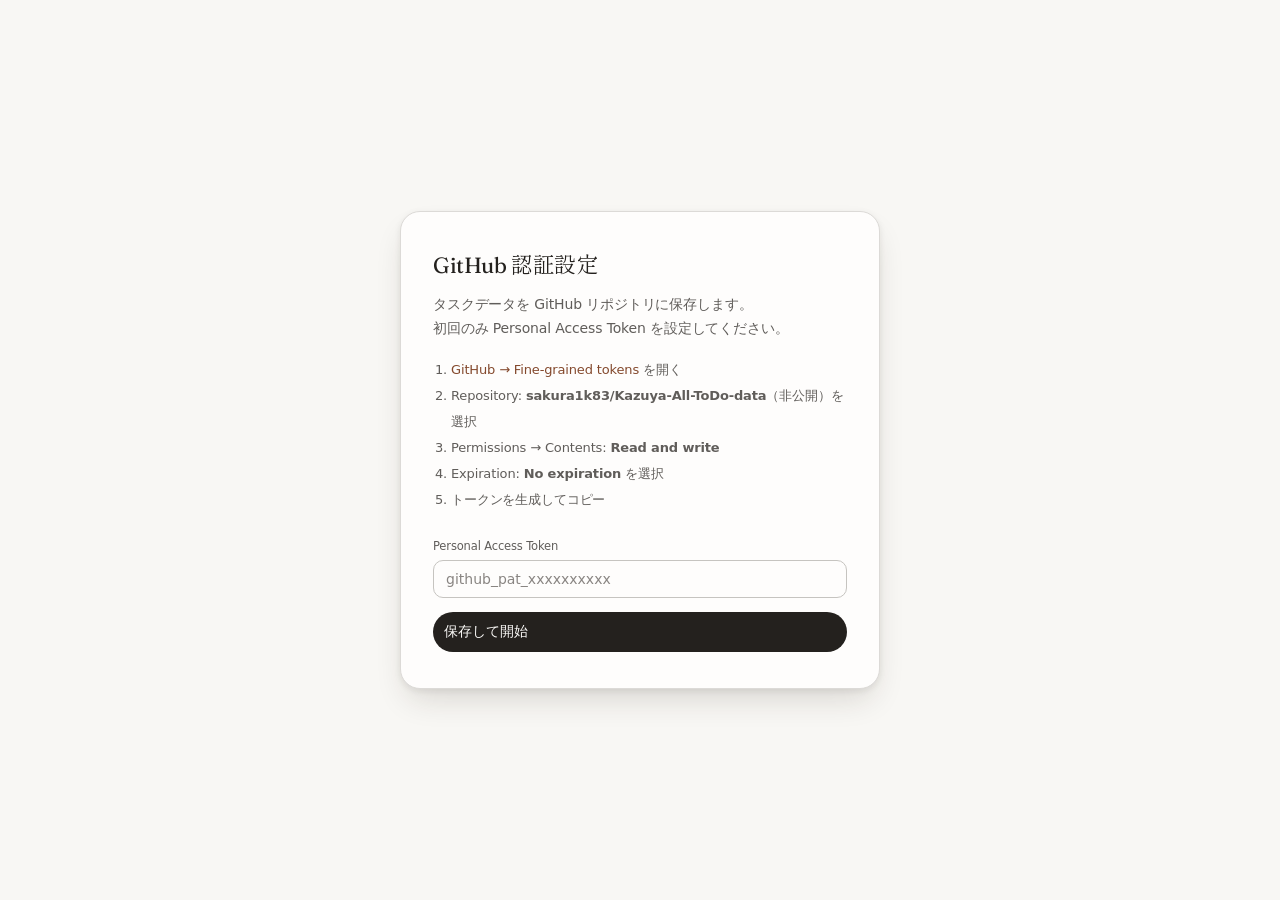
<file: index.html>
<!DOCTYPE html>
<html lang="ja">
<head>
<meta charset="UTF-8">
<meta name="viewport" content="width=device-width, initial-scale=1.0">
<title>KMA-All-Tasks</title>
<link rel="icon" href="icon.svg" type="image/svg+xml">
<link rel="manifest" href="manifest.json">
<meta name="theme-color" content="#f8f6f3">
<meta name="apple-mobile-web-app-capable" content="yes">
<meta name="apple-mobile-web-app-status-bar-style" content="black-translucent">
<meta name="apple-mobile-web-app-title" content="Task">
<link rel="stylesheet" href="assets/design-system/tokens.css">
<link rel="stylesheet" href="assets/design-system/components.css">
<style>
/* ============================================================
   KMA All Tasks — ローカルスタイル
   共通デザインシステム（assets/design-system/tokens.css, components.css）
   に依存。ここには「このツール固有の拡張」のみを置く。
   - 優先度色 / カテゴリ色 / ダークモードのトークン上書き
   - 既存JSが生成するclass名は一切変更せず、見た目だけ載せ替え
   ============================================================ */

/* ── ローカル・トークン（ライト） ── */
:root {
  /* 優先度（🔴最優先 / 🟡高 / 🟢中 / ⬜低） */
  --p1: oklch(0.54 0.17 27);  --p1-bg: oklch(0.93 0.045 30);
  --p2: oklch(0.62 0.12 70);  --p2-bg: oklch(0.94 0.05 75);
  --p3: oklch(0.55 0.09 165); --p3-bg: oklch(0.94 0.04 160);
  --p4: var(--border-strong);

  /* 琥珀の文字色（--warning は warning-bg 上で薄いため文字用に濃く） */
  --warning-text: oklch(0.48 0.10 70);
  /* ホバー面・モーダルスクリム */
  --hover-wash: oklch(0.5 0.02 70 / 0.04);
  --scrim: oklch(0.2 0.01 70 / 0.45);

  /* 主ボタン（ライト=Ink塗り、ダークで反転） */
  --btn-primary-bg:   var(--surface-dark);
  --btn-primary-text: var(--text-on-dark);

  /* 事業カテゴリ（タグ・ピル） */
  --cat-ebay-bg:   oklch(0.93 0.035 250); --cat-ebay-text:   oklch(0.45 0.10 252);
  --cat-consul-bg: oklch(0.94 0.040 160); --cat-consul-text: oklch(0.40 0.09 160);
  --cat-kaikei-bg: oklch(0.94 0.035 300); --cat-kaikei-text: oklch(0.45 0.10 300);
  --cat-lions-bg:  oklch(0.94 0.045 70);  --cat-lions-text:  oklch(0.47 0.09 60);
  --cat-zensha-bg: var(--surface-2);      --cat-zensha-text: var(--text-2);

  /* タスクカードの事業色（ささやき程度の面色） */
  --tint-ebay:   oklch(0.985 0.007 250);
  --tint-consul: oklch(0.985 0.007 160);
  --tint-kaikei: oklch(0.985 0.007 300);
  --tint-lions:  oklch(0.985 0.009 75);
}

/* ── ダークモード（トークン上書き＝ツール固有の拡張） ── */
[data-theme="dark"] {
  --bg:            oklch(0.225 0.008 70);
  --surface:       oklch(0.265 0.008 70);
  --surface-2:     oklch(0.305 0.009 70);
  --surface-dark:  oklch(0.175 0.007 70);
  --border:        oklch(0.345 0.010 70);
  --border-strong: oklch(0.430 0.012 70);
  --text:          oklch(0.930 0.006 80);
  --text-2:        oklch(0.720 0.010 75);
  --text-3:        oklch(0.580 0.010 75);
  --text-on-dark:  oklch(0.950 0.005 80);
  --accent:        oklch(0.720 0.130 50);
  --accent-strong: oklch(0.780 0.140 50);
  --accent-bg:     oklch(0.340 0.050 50);
  --link:          oklch(0.760 0.120 50);
  --wash-warm:     oklch(0.330 0.045 55);
  --wash-cool:     oklch(0.320 0.040 250);
  --success:       oklch(0.720 0.120 150); --success-bg: oklch(0.320 0.050 150);
  --warning:       oklch(0.780 0.120 80);  --warning-bg: oklch(0.330 0.050 75);
  --danger:        oklch(0.700 0.150 30);  --danger-bg:  oklch(0.320 0.060 30);
  --info:          oklch(0.720 0.100 250); --info-bg:    oklch(0.320 0.040 250);
  --shadow-card:    0 1px 2px oklch(0.05 0.01 70 / 0.35), 0 10px 24px -10px oklch(0.05 0.01 70 / 0.5);
  --shadow-overlay: 0 2px 6px oklch(0.05 0.01 70 / 0.45), 0 16px 32px -8px oklch(0.05 0.01 70 / 0.6);
  --ring-focus:     0 0 0 3px oklch(0.720 0.130 50 / 0.40);
  --warning-text: var(--warning);
  --hover-wash: oklch(0.9 0.02 75 / 0.05);
  --scrim: oklch(0.1 0.01 70 / 0.6);
  color-scheme: dark;

  --btn-primary-bg:   oklch(0.930 0.012 75);
  --btn-primary-text: oklch(0.230 0.008 70);

  --p1: oklch(0.700 0.160 27);  --p1-bg: oklch(0.330 0.060 28);
  --p2: oklch(0.780 0.120 75);  --p2-bg: oklch(0.330 0.050 75);
  --p3: oklch(0.720 0.100 165); --p3-bg: oklch(0.320 0.050 160);
  --p4: oklch(0.480 0.012 70);

  --cat-ebay-bg:   oklch(0.320 0.045 250); --cat-ebay-text:   oklch(0.820 0.070 250);
  --cat-consul-bg: oklch(0.320 0.050 160); --cat-consul-text: oklch(0.820 0.080 155);
  --cat-kaikei-bg: oklch(0.320 0.045 300); --cat-kaikei-text: oklch(0.820 0.070 300);
  --cat-lions-bg:  oklch(0.330 0.050 70);  --cat-lions-text:  oklch(0.840 0.080 75);
  --cat-zensha-bg: var(--surface-2);       --cat-zensha-text: var(--text-2);

  --tint-ebay:   oklch(0.285 0.018 250);
  --tint-consul: oklch(0.285 0.018 160);
  --tint-kaikei: oklch(0.285 0.018 300);
  --tint-lions:  oklch(0.290 0.020 70);
}

/* ── Base ── */
* { box-sizing: border-box; margin: 0; padding: 0; }

body {
  min-height: 100vh;
  font-size: var(--text-body-sm);
}

button { font-family: inherit; }

.main {
  max-width: none;
  margin: 0;
  padding: var(--space-6) var(--space-6) 110px;
}
.workspace {
  display: grid;
  grid-template-columns: 300px minmax(0, 1fr);
  gap: var(--space-5);
  align-items: start;
}

/* ── Header ── */
.header {
  background: var(--surface);
  color: var(--text);
  padding: 10px var(--space-6);
  position: sticky;
  top: 0;
  z-index: var(--z-nav);
  display: flex;
  align-items: center;
  border-bottom: 1px solid var(--border);
}
.header-inner {
  width: 100%;
  display: flex;
  align-items: center;
  justify-content: space-between;
  gap: var(--space-4);
}
.header-copy { min-width: 0; }
.header-quote {
  font-family: var(--font-serif);
  font-size: 21px;
  font-weight: var(--weight-regular);
  letter-spacing: var(--tracking-h);
  line-height: 1.4;
  color: var(--text);
  display: block;
  overflow: hidden;
  text-overflow: ellipsis;
  white-space: nowrap;
}
.header-actions {
  display: flex;
  gap: var(--space-2);
  align-items: center;
  flex-wrap: wrap;
  justify-content: flex-end;
  flex-shrink: 0;
}

.sync-indicator {
  display: inline-flex;
  align-items: center;
  gap: 7px;
  border-radius: var(--radius-pill);
  padding: 6px 11px;
  font-size: var(--text-caption);
  font-weight: var(--weight-medium);
  color: var(--text-2);
  background: var(--surface-2);
  border: 1px solid var(--border);
}
.sync-indicator::before {
  content: '';
  width: 7px;
  height: 7px;
  border-radius: 50%;
  background: var(--text-3);
}
.sync-indicator.synced::before  { background: var(--success); }
.sync-indicator.saving::before  { background: var(--warning); }
.sync-indicator.offline::before { background: var(--danger); }
.sync-indicator.dirty::before   { background: var(--warning); }

/* ── Buttons ── */
.btn {
  display: inline-flex;
  align-items: center;
  gap: 5px;
  padding: 7px 13px;
  border: 1px solid transparent;
  border-radius: var(--radius-pill);
  cursor: pointer;
  font-size: var(--text-caption);
  font-weight: var(--weight-medium);
  letter-spacing: var(--tracking-caption);
  transition: background var(--dur-fast) var(--ease-out),
              color var(--dur-fast) var(--ease-out),
              border-color var(--dur-fast) var(--ease-out);
  white-space: nowrap;
  color: var(--text);
}
.btn:focus-visible { outline: none; box-shadow: var(--ring-focus); }
.btn-ghost {
  background: transparent;
  color: var(--text-2);
}
.btn-ghost:hover { background: var(--surface-2); color: var(--text); }
.btn-solid {
  background: var(--btn-primary-bg);
  color: var(--btn-primary-text);
  padding: 9px 17px;
  font-size: var(--text-body-sm);
}
.btn-solid:hover { opacity: 0.88; }
.btn-subtle {
  background: var(--surface);
  color: var(--text-2);
  border-color: var(--border-strong);
}
.btn-subtle:hover { color: var(--text); border-color: var(--text-3); background: var(--surface-2); }
.btn-danger:hover {
  color: var(--danger) !important;
  border-color: var(--danger) !important;
  background: var(--danger-bg) !important;
}
.btn-icon { padding: 7px 9px; }
.btn:disabled { opacity: 0.5; cursor: not-allowed; }

/* ── GUIDE ── */
.guide-actions-wrap { position: relative; }
.guide-header-btn {
  font-family: var(--font-serif);
  font-size: 16px;
  letter-spacing: 0.08em;
  color: var(--text-3);
  background: none;
  border: none;
  cursor: pointer;
  padding: 6px 10px;
  border-radius: var(--radius-pill);
  transition: color var(--dur-fast) var(--ease-out), background var(--dur-fast) var(--ease-out);
  line-height: 1.2;
}
.guide-header-btn:hover { color: var(--text); background: var(--surface-2); }
.guide-float {
  position: absolute;
  top: calc(100% + 10px);
  right: 0;
  width: 320px;
  background: var(--surface);
  border: 1px solid var(--border);
  border-radius: var(--radius-md);
  padding: var(--space-4);
  box-shadow: var(--shadow-overlay);
  z-index: var(--z-overlay);
  display: none;
}
.guide-float.open { display: block; }
.guide-float .side-title { margin-bottom: 10px; }
.guide-header {
  display: flex;
  align-items: center;
  justify-content: space-between;
  gap: 10px;
}
.guide-close-btn {
  border: 1px solid var(--border-strong);
  background: var(--surface);
  color: var(--text-2);
  border-radius: var(--radius-pill);
  padding: 4px 9px;
  font-size: 13px;
  cursor: pointer;
  line-height: 1;
}
.guide-close-btn:hover { color: var(--text); border-color: var(--text-3); }

/* ── Side panel ── */
.side-panel {
  position: sticky;
  top: 76px;
  display: flex;
  flex-direction: column;
  gap: var(--space-3);
}
.side-card {
  background: var(--surface);
  border: 1px solid var(--border);
  border-radius: var(--radius-md);
  padding: var(--space-4);
  box-shadow: var(--shadow-card);
}
.side-kicker {
  font-size: 10.5px;
  text-transform: uppercase;
  letter-spacing: 0.12em;
  color: var(--text-3);
  margin-bottom: 6px;
}
.side-title {
  font-size: var(--text-body);
  font-weight: var(--weight-semibold);
  color: var(--text);
  margin-bottom: 6px;
}
.side-note {
  font-size: var(--text-caption);
  line-height: 1.7;
  color: var(--text-2);
}
.quick-input {
  width: 100%;
  border: 1px solid var(--border-strong);
  border-radius: var(--radius-sm);
  background: var(--surface);
  color: var(--text);
  padding: 11px 12px;
  font-size: var(--text-body-sm);
  font-family: inherit;
  margin-top: 10px;
  resize: vertical;
}
.quick-input::placeholder { color: var(--text-3); }
.quick-input:focus {
  outline: none;
  border-color: var(--accent);
  box-shadow: var(--ring-focus);
}
.quick-grid {
  display: grid;
  grid-template-columns: 1fr 1fr;
  gap: 8px;
  margin-top: 10px;
}
.quick-select {
  width: 100%;
  border: 1px solid var(--border-strong);
  border-radius: var(--radius-sm);
  background: var(--surface);
  color: var(--text);
  padding: 9px 11px;
  font-size: var(--text-caption);
  font-family: inherit;
}
.quick-select:focus { outline: none; border-color: var(--accent); box-shadow: var(--ring-focus); }
.quick-btn {
  width: 100%;
  justify-content: center;
  padding: 10px 14px;
  margin-top: 10px;
}
.jump-list {
  display: flex;
  flex-direction: column;
  gap: 6px;
  margin-top: 10px;
}
.jump-btn {
  display: flex;
  align-items: center;
  justify-content: space-between;
  gap: 12px;
  width: 100%;
  border: 1px solid var(--border);
  background: var(--surface);
  color: var(--text);
  border-radius: var(--radius-sm);
  padding: 10px 12px;
  cursor: pointer;
  font-size: var(--text-body-sm);
  font-weight: var(--weight-medium);
  transition: border-color var(--dur-fast) var(--ease-out), background var(--dur-fast) var(--ease-out);
}
.jump-btn:hover { border-color: var(--text-3); background: var(--surface-2); }
.jump-btn:focus-visible { outline: none; box-shadow: var(--ring-focus); }
.jump-btn.active { border-color: var(--accent); background: var(--accent-bg); color: var(--accent-strong); }
.jump-btn.active .jump-count { background: var(--surface); color: var(--accent-strong); }
.jump-count {
  min-width: 28px;
  text-align: center;
  border-radius: var(--radius-pill);
  background: var(--surface-2);
  color: var(--text-2);
  padding: 3px 8px;
  font-size: 11px;
  font-variant-numeric: tabular-nums;
}

/* ── GUIDE 中身・進行中プロジェクト ── */
.mini-list {
  display: flex;
  flex-direction: column;
  gap: 8px;
  margin-top: 10px;
}
.mini-item {
  border-radius: var(--radius-sm);
  background: var(--surface-2);
  padding: 10px 12px;
}
.mini-label {
  font-size: 11px;
  color: var(--text-3);
  margin-bottom: 4px;
}
.mini-value {
  font-size: var(--text-caption);
  font-weight: var(--weight-medium);
  line-height: 1.5;
  color: var(--text);
}
.project-list {
  display: flex;
  flex-direction: column;
  gap: 8px;
  margin-top: 10px;
}
.project-item {
  border-radius: var(--radius-sm);
  padding: 10px 12px;
  background: var(--surface-2);
}
.project-name {
  font-size: var(--text-caption);
  font-weight: var(--weight-semibold);
  color: var(--text);
  line-height: 1.45;
}
.project-meta {
  margin-top: 4px;
  font-size: 11.5px;
  color: var(--text-2);
}

/* ── Hero（Today's Focus） ── */
.board-pane { min-width: 0; }
.hero {
  position: relative;
  overflow: hidden;
  background: var(--surface);
  border: 1px solid var(--border);
  color: var(--text);
  border-radius: var(--radius-lg);
  padding: var(--space-5);
  box-shadow: var(--shadow-card);
  margin-bottom: var(--space-4);
}
.hero::before {
  content: '';
  position: absolute;
  inset: 0;
  background: radial-gradient(90% 120% at 12% -20%, var(--wash-warm), transparent 55%);
  opacity: 0.55;
  pointer-events: none;
}
.hero > * { position: relative; }
.hero-split {
  display: grid;
  grid-template-columns: 3fr 2fr;
  gap: var(--space-4);
  align-items: stretch;
}
.hero-focus { min-width: 0; }
.hero-top {
  display: flex;
  justify-content: space-between;
  gap: var(--space-4);
  align-items: flex-start;
  margin-bottom: var(--space-4);
}
.hero-kicker {
  font-size: 10.5px;
  text-transform: uppercase;
  letter-spacing: 0.12em;
  color: var(--text-3);
  margin-bottom: 8px;
}
.hero-title {
  font-family: var(--font-serif);
  font-size: 26px;
  font-weight: var(--weight-regular);
  letter-spacing: var(--tracking-h-lg);
  line-height: 1.3;
  color: var(--text);
}
.hero-next {
  min-width: 190px;
  max-width: 280px;
  border-left: 1px solid var(--border);
  padding-left: var(--space-4);
}
.hero-next-label {
  font-size: 11px;
  color: var(--text-3);
  margin-bottom: 6px;
}
.hero-next-title {
  font-size: var(--text-body-sm);
  font-weight: var(--weight-medium);
  line-height: 1.5;
  color: var(--text);
}
.hero-stats {
  display: grid;
  grid-template-columns: repeat(4, minmax(0, 1fr));
  border-top: 1px solid var(--border);
  padding-top: var(--space-3);
}
.stat-card { padding: 2px var(--space-4); }
.stat-card + .stat-card { border-left: 1px solid var(--border); }
.stat-card:first-child { padding-left: 0; }
.stat-label {
  font-size: 11px;
  color: var(--text-3);
  margin-bottom: 4px;
}
.stat-value {
  font-size: 22px;
  font-weight: var(--weight-semibold);
  line-height: 1.1;
  font-variant-numeric: tabular-nums;
  color: var(--text);
}
.stat-sub {
  margin-top: 4px;
  font-size: 11px;
  color: var(--text-2);
}

/* ── やりたいこと（hero右） ── */
.wish-panel {
  min-width: 0;
  background: var(--wash-warm);
  border-radius: var(--radius-md);
  padding: var(--space-3);
}
.wish-head {
  display: flex;
  align-items: baseline;
  justify-content: space-between;
  gap: 8px;
  margin-bottom: 8px;
}
.wish-title {
  font-size: var(--text-body-sm);
  font-weight: var(--weight-semibold);
  color: var(--text);
}
.wish-count {
  font-size: 11px;
  color: var(--text-2);
  font-variant-numeric: tabular-nums;
}
.wish-list {
  display: flex;
  flex-direction: column;
  gap: 6px;
  max-height: 200px;
  overflow: auto;
  padding-right: 4px;
}
.wish-item {
  border-radius: var(--radius-sm);
  padding: 9px 11px;
  background: var(--surface);
  border: 1px solid var(--border);
}
.wish-name {
  font-size: var(--text-caption);
  font-weight: var(--weight-medium);
  color: var(--text);
  line-height: 1.45;
}
.wish-meta {
  margin-top: 3px;
  font-size: 10.5px;
  line-height: 1.45;
  color: var(--text-2);
}
.wish-actions {
  display: flex;
  gap: 4px;
  margin-top: 7px;
}
.wish-empty {
  font-size: 11.5px;
  color: var(--text-2);
  line-height: 1.6;
}

/* ── スケジュール（2週間） ── */
.schedule-wrap {
  display: grid;
  grid-template-columns: 1fr;
  gap: var(--space-3);
  margin-bottom: var(--space-4);
}
.schedule-card {
  background: var(--surface);
  border: 1px solid var(--border);
  border-radius: var(--radius-lg);
  padding: var(--space-4);
  box-shadow: var(--shadow-card);
}
.schedule-head {
  display: flex;
  align-items: center;
  justify-content: space-between;
  gap: 10px;
  margin-bottom: 10px;
}
.schedule-caption {
  font-size: var(--text-caption);
  color: var(--text-3);
}
.schedule-nav { display: flex; gap: 4px; align-items: center; }
#schedule-today-btn { font-size: 11px; padding: 5px 10px; }

.schedule-summary {
  display: grid;
  grid-template-columns: repeat(3, minmax(0, 1fr));
  gap: 10px;
  margin-bottom: var(--space-3);
}
.schedule-summary-card {
  border-radius: var(--radius-sm);
  background: var(--surface-2);
  padding: 11px 13px;
}
.schedule-summary-label {
  font-size: 11px;
  color: var(--text-3);
  margin-bottom: 5px;
}
.schedule-summary-value {
  font-size: 19px;
  font-weight: var(--weight-semibold);
  font-variant-numeric: tabular-nums;
  color: var(--text);
}
.schedule-summary-sub {
  margin-top: 4px;
  font-size: 11px;
  color: var(--text-2);
}

.week-grid {
  display: grid;
  grid-template-columns: repeat(7, minmax(0, 1fr));
  gap: 8px;
}
.week-col {
  min-width: 0;
  border-radius: var(--radius-sm);
  background: var(--surface-2);
  padding: 10px;
  min-height: 170px;
}
.week-col.today {
  background: var(--accent-bg);
  box-shadow: inset 0 0 0 1px var(--accent);
}
.week-col.overdue { background: var(--danger-bg); }
.week-col.weekend { background: var(--surface-2); opacity: 0.92; }
.week-day {
  font-size: 10.5px;
  color: var(--text-3);
  margin-bottom: 2px;
}
.week-date {
  font-size: var(--text-body-sm);
  font-weight: var(--weight-semibold);
  font-variant-numeric: tabular-nums;
  color: var(--text);
  margin-bottom: 6px;
}
.week-meta {
  display: flex;
  align-items: center;
  justify-content: space-between;
  gap: 8px;
  margin-bottom: 8px;
}
.week-offset {
  display: inline-flex;
  align-items: center;
  border-radius: var(--radius-pill);
  padding: 2px 8px;
  font-size: 10px;
  font-weight: var(--weight-medium);
  color: var(--text-2);
  background: var(--surface);
  border: 1px solid var(--border);
}
.week-col.overdue .week-offset { color: var(--danger); border-color: var(--danger); background: transparent; }
.week-col.today .week-offset   { color: var(--accent-strong); border-color: var(--accent); background: var(--surface); }
.week-count {
  font-size: 10px;
  color: var(--text-3);
  font-variant-numeric: tabular-nums;
}
.schedule-task-list {
  display: flex;
  flex-direction: column;
  gap: 6px;
}
.schedule-chip {
  display: flex;
  align-items: flex-start;
  gap: 7px;
  width: 100%;
  border: 1px solid var(--border);
  border-radius: var(--radius-sm);
  padding: 7px 9px;
  font-size: 11.5px;
  line-height: 1.45;
  color: var(--text);
  background: var(--surface);
  cursor: pointer;
  transition: border-color var(--dur-fast) var(--ease-out), background var(--dur-fast) var(--ease-out);
  text-align: left;
}
.schedule-chip::before {
  content: '';
  flex-shrink: 0;
  width: 7px;
  height: 7px;
  margin-top: 4px;
  border-radius: 50%;
  background: var(--p4);
}
.schedule-chip:hover { border-color: var(--text-3); background: var(--surface-2); }
.schedule-chip.p1::before { background: var(--p1); }
.schedule-chip.p2::before { background: var(--p2); }
.schedule-chip.p3::before { background: var(--p3); }
.schedule-chip.done { text-decoration: line-through; opacity: 0.55; }
.schedule-chip--event { border-style: dashed; }
.schedule-chip--event::before { background: var(--accent); }
.schedule-chip--event .sc-ico { flex-shrink: 0; font-size: var(--text-caption); line-height: 1.45; }
.btn-mykomon { border: 1px solid var(--text); }
.schedule-empty {
  font-size: 11.5px;
  color: var(--text-3);
  padding-top: 4px;
}

.schedule-focus {
  margin-top: var(--space-3);
  border-radius: var(--radius-md);
  background: var(--wash-cool);
  padding: var(--space-3);
}
.schedule-focus-title {
  font-size: var(--text-caption);
  font-weight: var(--weight-semibold);
  color: var(--text);
  margin-bottom: 8px;
}
.schedule-focus-list {
  display: grid;
  grid-template-columns: repeat(3, minmax(0, 1fr));
  gap: 8px;
}
.schedule-focus-item {
  display: flex;
  align-items: flex-start;
  gap: 8px;
  border: 1px solid var(--border);
  border-radius: var(--radius-sm);
  background: var(--surface);
  padding: 10px 11px;
  cursor: pointer;
  transition: border-color var(--dur-fast) var(--ease-out);
  text-align: left;
  width: 100%;
}
.schedule-focus-item::before {
  content: '';
  flex-shrink: 0;
  width: 7px;
  height: 7px;
  margin-top: 5px;
  border-radius: 50%;
  background: var(--p4);
}
.schedule-focus-item:hover { border-color: var(--text-3); }
.schedule-focus-item.p1::before { background: var(--p1); }
.schedule-focus-item.p2::before { background: var(--p2); }
.schedule-focus-item.p3::before { background: var(--p3); }
.schedule-focus-name {
  font-size: var(--text-caption);
  font-weight: var(--weight-medium);
  color: var(--text);
  line-height: 1.45;
}
.schedule-focus-meta {
  margin-top: 4px;
  font-size: 11px;
  color: var(--text-2);
}

/* ── フィルタ ── */
.filter-hint {
  display: flex;
  justify-content: space-between;
  align-items: center;
  gap: 10px;
  color: var(--text-2);
  font-size: var(--text-caption);
  margin-bottom: 10px;
}
.filter-summary { font-weight: var(--weight-medium); }
.filter-clear {
  border: none;
  background: transparent;
  color: var(--link);
  font-size: var(--text-caption);
  font-weight: var(--weight-medium);
  cursor: pointer;
}
.filter-clear:hover { color: var(--accent-strong); text-decoration: underline; }

.filter-bar {
  display: grid;
  grid-template-columns: minmax(0, 1.6fr) repeat(4, minmax(110px, 1fr));
  gap: 8px;
  margin-bottom: var(--space-3);
  align-items: center;
  background: var(--surface);
  border: 1px solid var(--border);
  border-radius: var(--radius-md);
  padding: 10px;
}
.filter-input,
.filter-select {
  width: 100%;
  padding: 9px 11px;
  border: 1px solid var(--border-strong);
  border-radius: var(--radius-sm);
  font-size: var(--text-caption);
  background: var(--surface);
  color: var(--text);
  cursor: pointer;
  font-family: inherit;
}
.filter-input { cursor: text; }
.filter-input::placeholder { color: var(--text-3); }
.filter-input:focus,
.filter-select:focus {
  outline: none;
  border-color: var(--accent);
  box-shadow: var(--ring-focus);
}
.filter-select {
  appearance: none;
  -webkit-appearance: none;
  background-image: url("data:image/svg+xml,%3Csvg xmlns='http://www.w3.org/2000/svg' width='10' height='6' viewBox='0 0 10 6'%3E%3Cpath d='M0 0l5 6 5-6z' fill='%23a09a92'/%3E%3C/svg%3E");
  background-repeat: no-repeat;
  background-position: right 12px center;
  padding-right: 32px;
}
[data-theme="dark"] .filter-select {
  background-image: url("data:image/svg+xml,%3Csvg xmlns='http://www.w3.org/2000/svg' width='10' height='6' viewBox='0 0 10 6'%3E%3Cpath d='M0 0l5 6 5-6z' fill='%238d877e'/%3E%3C/svg%3E");
}

/* ── タスクリスト ── */
.board-layout {
  display: grid;
  grid-template-columns: minmax(0, 1fr) 290px;
  gap: var(--space-3);
  align-items: start;
}
.board-main { min-width: 0; }
.board-surface { padding: 0; }
.task-list {
  display: flex;
  flex-direction: column;
  gap: 6px;
}
.task-group { margin-bottom: var(--space-4); }
.task-group-header {
  display: flex;
  align-items: center;
  justify-content: space-between;
  gap: 10px;
  margin-bottom: 8px;
  padding: 0 2px;
}
.task-group-title {
  font-size: var(--text-caption);
  font-weight: var(--weight-semibold);
  letter-spacing: 0.06em;
  color: var(--text-2);
}
.task-group-count {
  font-size: 11.5px;
  color: var(--text-3);
  font-variant-numeric: tabular-nums;
}

/* ── タスクカード ── */
.task-card {
  background: var(--surface);
  border-radius: var(--radius-sm);
  border: 1px solid var(--border);
  transition: border-color var(--dur-fast) var(--ease-out), opacity var(--dur-fast) var(--ease-out);
  position: relative;
  overflow: hidden;
}
.task-card:hover { border-color: var(--border-strong); }
.task-card.dragging { opacity: 0.45; }
.task-card.done { opacity: 0.6; }
/* 事業カテゴリのささやき色 */
.task-card[data-cat="eBay事業"]        { background: var(--tint-ebay); }
.task-card[data-cat="コンサル・IT支援"] { background: var(--tint-consul); }
.task-card[data-cat="会計事務所"]       { background: var(--tint-kaikei); }
.task-card[data-cat="ライオンズ関連"]   { background: var(--tint-lions); }
.task-card.done[data-cat]              { background: var(--surface); }

.task-card-header {
  display: flex;
  align-items: center;
  gap: 8px;
  padding: 9px 8px 9px 4px;
  cursor: pointer;
  user-select: none;
  min-width: 0;
  transition: background var(--dur-fast) var(--ease-out);
}
.task-card-header:hover { background: var(--hover-wash); }

.task-check-wrap {
  width: 34px;
  display: flex;
  align-items: center;
  justify-content: center;
  flex-shrink: 0;
}
.task-check {
  width: 18px;
  height: 18px;
  border-radius: 50%;
  border: 2px solid var(--border-strong);
  cursor: pointer;
  display: flex;
  align-items: center;
  justify-content: center;
  transition: border-color var(--dur-fast) var(--ease-out), background var(--dur-fast) var(--ease-out), transform var(--dur-fast) var(--ease-out);
  flex-shrink: 0;
  background: var(--surface);
}
.task-check:hover { border-color: var(--success); transform: scale(1.06); }
.task-check.checked { background: var(--success); border-color: var(--success); }
.task-check.checked::after {
  content: '';
  display: block;
  width: 5px; height: 8px;
  border: 2px solid var(--surface);
  border-top: none; border-left: none;
  transform: rotate(45deg) translate(-1px,-1px);
}
.task-drag {
  width: 22px;
  height: 22px;
  border: none;
  background: transparent;
  color: var(--text-3);
  font-size: 13px;
  cursor: grab;
  border-radius: 6px;
  flex-shrink: 0;
}
.task-drag:hover { background: var(--accent-bg); color: var(--accent-strong); }

.task-prio-dot {
  width: 8px;
  height: 8px;
  border-radius: 50%;
  background: var(--p4);
  flex-shrink: 0;
}
.task-card.p1 .task-prio-dot { background: var(--p1); }
.task-card.p2 .task-prio-dot { background: var(--p2); }
.task-card.p3 .task-prio-dot { background: var(--p3); }

.task-card-header .task-name {
  flex: 1;
  min-width: 0;
  white-space: nowrap;
  overflow: hidden;
  text-overflow: ellipsis;
  font-size: var(--text-body-sm);
  font-weight: var(--weight-medium);
  color: var(--text);
  line-height: 1.4;
}
.task-card.done .task-name {
  text-decoration: line-through;
  color: var(--text-3);
}
.task-header-meta {
  display: flex;
  align-items: center;
  gap: 5px;
  flex-shrink: 0;
  flex-wrap: nowrap;
}

.due-chip {
  font-size: 10px;
  font-weight: var(--weight-medium);
  padding: 2px 8px;
  border-radius: var(--radius-pill);
  background: var(--surface-2);
  border: 1px solid var(--border);
  color: var(--text-2);
  white-space: nowrap;
  font-variant-numeric: tabular-nums;
}
.due-chip.overdue { background: var(--danger-bg); border-color: transparent; color: var(--danger); font-weight: var(--weight-semibold); }
.due-chip.today   { background: var(--warning-bg); border-color: transparent; color: var(--warning-text); font-weight: var(--weight-semibold); }
.due-chip.soon    { background: var(--accent-bg); border-color: transparent; color: var(--accent-strong); }

.task-expand-btn {
  width: 26px;
  height: 26px;
  display: flex;
  align-items: center;
  justify-content: center;
  border: none;
  background: transparent;
  color: var(--text-3);
  font-size: 14px;
  cursor: pointer;
  border-radius: 6px;
  flex-shrink: 0;
  transition: transform var(--dur-normal) var(--ease-out), color var(--dur-fast) var(--ease-out);
  padding: 0;
  line-height: 1;
}
.task-expand-btn:hover { color: var(--text); }
.task-card.expanded .task-expand-btn { transform: rotate(180deg); }

.task-card-body {
  display: grid;
  grid-template-rows: 0fr;
  transition: grid-template-rows var(--dur-normal) var(--ease-out);
}
.task-card.expanded .task-card-body { grid-template-rows: 1fr; }
.task-card-body-inner {
  overflow: hidden;
  padding: 0 12px;
}
.task-card.expanded .task-card-body-inner {
  padding: 10px 12px 12px;
  border-top: 1px solid var(--border);
}

.task-memo {
  margin-top: 6px;
  font-size: 11.5px;
  color: var(--text-2);
  line-height: 1.55;
  white-space: pre-wrap;
  word-break: break-word;
  padding: 9px 11px;
  background: var(--surface-2);
  border-radius: var(--radius-sm);
}

.task-footer {
  display: flex;
  align-items: center;
  justify-content: space-between;
  gap: 8px;
  margin-top: 10px;
  padding-top: 9px;
  border-top: 1px solid var(--border);
}
.task-flow {
  display: inline-flex;
  align-items: center;
  gap: 4px;
  flex-wrap: wrap;
}
.task-flow-btn {
  border: 1px solid var(--border-strong);
  background: transparent;
  color: var(--text-2);
  border-radius: var(--radius-pill);
  padding: 4px 9px;
  font-size: 10.5px;
  font-weight: var(--weight-medium);
  cursor: pointer;
  transition: background var(--dur-fast) var(--ease-out), color var(--dur-fast) var(--ease-out), border-color var(--dur-fast) var(--ease-out);
}
.task-flow-btn:hover { color: var(--text); border-color: var(--text-3); }
.task-flow-btn.active {
  color: var(--btn-primary-text);
  border-color: transparent;
  background: var(--btn-primary-bg);
}
.task-actions {
  display: flex;
  flex-direction: row;
  gap: 4px;
  flex-shrink: 0;
}

/* タグ・状態ピル */
.tag {
  font-size: 10px;
  font-weight: var(--weight-medium);
  border-radius: var(--radius-pill);
  padding: 3px 8px;
  background: var(--cat-zensha-bg);
  color: var(--cat-zensha-text);
  white-space: nowrap;
}
.tag[data-cat="eBay事業"]        { background: var(--cat-ebay-bg);   color: var(--cat-ebay-text); }
.tag[data-cat="コンサル・IT支援"] { background: var(--cat-consul-bg); color: var(--cat-consul-text); }
.tag[data-cat="会計事務所"]       { background: var(--cat-kaikei-bg); color: var(--cat-kaikei-text); }
.tag[data-cat="ライオンズ関連"]   { background: var(--cat-lions-bg);  color: var(--cat-lions-text); }

.status-pill {
  font-size: 10px;
  font-weight: var(--weight-medium);
  border-radius: var(--radius-pill);
  padding: 3px 8px;
  color: var(--info);
  background: var(--info-bg);
  white-space: nowrap;
}
.status-pill.in-progress { color: var(--warning-text); background: var(--warning-bg); }
.status-pill.done { color: var(--success); background: var(--success-bg); }

.task-priority {
  display: inline-flex;
  align-items: center;
  gap: 6px;
  font-size: 10px;
  font-weight: var(--weight-medium);
  border-radius: var(--radius-pill);
  padding: 3px 8px;
  background: var(--surface-2);
  color: var(--text-2);
}
.task-priority.p1 { background: var(--p1-bg); color: var(--p1); }
.task-priority.p2 { background: var(--p2-bg); color: var(--p2); }
.task-priority.p3 { background: var(--p3-bg); color: var(--p3); }

/* サブタスク */
.subtask-progress { margin-top: 8px; display: flex; align-items: center; gap: 8px; }
.subtask-bar {
  flex: 1;
  height: 4px;
  background: var(--surface-2);
  border-radius: var(--radius-pill);
  overflow: hidden;
}
.subtask-bar-fill {
  height: 100%;
  background: var(--accent);
  border-radius: var(--radius-pill);
  transition: width var(--dur-normal) var(--ease-out);
}
.subtask-count {
  font-size: 10px;
  color: var(--text-3);
  font-weight: var(--weight-semibold);
  white-space: nowrap;
  font-variant-numeric: tabular-nums;
}
.subtask-view-list {
  list-style: none;
  margin-top: 8px;
  display: flex;
  flex-direction: column;
  gap: 4px;
}
.subtask-view-item {
  display: flex;
  align-items: center;
  gap: 7px;
  font-size: 11.5px;
  color: var(--text-2);
}
.subtask-view-item input[type=checkbox] { accent-color: var(--accent); }
.subtask-view-item.done-sub { text-decoration: line-through; opacity: 0.6; }

.drop-zone {
  border: 2px dashed var(--accent);
  border-radius: var(--radius-sm);
  height: 12px;
  margin: 6px 0;
  background: var(--accent-bg);
  opacity: 0.7;
}

/* ── プロジェクトレール ── */
.project-rail {
  position: sticky;
  top: 76px;
  background: var(--surface);
  border: 1px solid var(--border);
  border-radius: var(--radius-md);
  padding: var(--space-3);
  box-shadow: var(--shadow-card);
}
.project-rail-head {
  display: flex;
  align-items: baseline;
  justify-content: space-between;
  gap: 8px;
  margin-bottom: 10px;
}
.project-rail-count {
  font-size: 11px;
  color: var(--text-3);
  font-variant-numeric: tabular-nums;
}
.project-rail-list {
  display: flex;
  flex-direction: column;
  gap: 8px;
}
.project-card {
  border-radius: var(--radius-sm);
  border: 1px solid var(--border);
  background: var(--surface);
  padding: 10px 12px;
}
.project-sub {
  display: flex;
  flex-wrap: wrap;
  gap: 4px;
  margin-top: 6px;
}
.project-meta-line {
  margin-top: 6px;
  font-size: 10.5px;
  color: var(--text-2);
  line-height: 1.5;
}
.project-actions {
  display: flex;
  gap: 4px;
  margin-top: 8px;
}

/* ── かんばん ── */
.kanban-board {
  display: grid;
  grid-template-columns: repeat(3, minmax(0, 1fr));
  gap: var(--space-3);
  align-items: start;
}
.kanban-task-list .task-header-meta { flex-wrap: wrap; justify-content: flex-end; }
.kanban-col {
  background: var(--surface-2);
  border-radius: var(--radius-md);
  padding: var(--space-3);
}
.kanban-col-header {
  font-size: var(--text-caption);
  font-weight: var(--weight-semibold);
  color: var(--text-2);
  margin-bottom: 10px;
  display: flex;
  align-items: center;
  justify-content: space-between;
}
.kanban-col-count {
  font-size: 11px;
  background: var(--surface);
  color: var(--text-2);
  border: 1px solid var(--border);
  border-radius: var(--radius-pill);
  padding: 2px 8px;
  font-variant-numeric: tabular-nums;
}
.kanban-col.col-todo .kanban-col-header { color: var(--text); }
.kanban-col.col-wip .kanban-col-header  { color: var(--warning-text); }
.kanban-col.col-done .kanban-col-header { color: var(--success); }
.kanban-task-list { display: flex; flex-direction: column; gap: 8px; min-height: 80px; }

/* ── 空・読み込み・アーカイブ ── */
.state-view {
  text-align: center;
  padding: 64px 20px;
  color: var(--text-3);
  background: var(--surface);
  border: 1px dashed var(--border-strong);
  border-radius: var(--radius-md);
}
.state-icon { font-size: 30px; margin-bottom: 12px; opacity: 0.55; }
.state-label { font-size: var(--text-caption); line-height: 1.7; }

.spinner-wrap {
  display: flex;
  flex-direction: column;
  align-items: center;
  gap: 12px;
  padding: 64px 20px;
  background: var(--surface);
  border-radius: var(--radius-md);
  border: 1px solid var(--border);
}
.spinner {
  width: 24px; height: 24px;
  border: 2px solid var(--border);
  border-top-color: var(--text-3);
  border-radius: 50%;
  animation: spin 0.7s linear infinite;
}
@keyframes spin { to { transform: rotate(360deg); } }
.spinner-label { font-size: var(--text-caption); color: var(--text-3); }

.archive-section { margin-bottom: var(--space-6); }
.archive-section-header {
  font-size: 11px;
  font-weight: var(--weight-semibold);
  color: var(--text-2);
  letter-spacing: 0.08em;
  padding: 0 2px 8px;
  display: flex;
  align-items: center;
  gap: 8px;
}
.archive-section-header::after {
  content: '';
  flex: 1;
  height: 1px;
  background: var(--border);
}

/* ── 初期設定 ── */
.setup-page {
  display: none;
  min-height: 100vh;
  background: var(--bg);
  align-items: center;
  justify-content: center;
  padding: 20px;
}
.setup-page.active { display: flex; }
.setup-card {
  background: var(--surface);
  border: 1px solid var(--border);
  border-radius: var(--radius-lg);
  padding: 36px 32px;
  width: 100%;
  max-width: 480px;
  box-shadow: var(--shadow-overlay);
}
.setup-card h2 {
  font-family: var(--font-serif);
  font-size: 22px;
  font-weight: var(--weight-regular);
  letter-spacing: var(--tracking-h);
  margin-bottom: 10px;
}
.setup-card p {
  font-size: var(--text-body-sm);
  color: var(--text-2);
  line-height: 1.7;
  margin-bottom: 16px;
}
.setup-steps {
  font-size: var(--text-caption);
  color: var(--text-2);
  line-height: 2;
  padding-left: 18px;
  margin-bottom: 24px;
}
.setup-steps a { color: var(--link); text-decoration: none; }
.setup-steps a:hover { text-decoration: underline; }

/* ── モーダル ── */
.overlay {
  display: none;
  position: fixed;
  inset: 0;
  background: var(--scrim);
  z-index: var(--z-modal);
  align-items: flex-end;
  justify-content: center;
  padding: 0;
}
@media (min-width: 600px) {
  .overlay { align-items: center; padding: 20px; }
}
.overlay.open { display: flex; }

.modal {
  background: var(--surface);
  width: 100%;
  max-width: 520px;
  max-height: 92vh;
  overflow-y: auto;
  border-radius: var(--radius-lg) var(--radius-lg) 0 0;
  padding: var(--space-6) var(--space-5) var(--space-8);
  animation: slideUp var(--dur-normal) var(--ease-out);
  box-shadow: var(--shadow-overlay);
}
@media (min-width: 600px) {
  .modal { border-radius: var(--radius-lg); animation: fadeIn var(--dur-fast) var(--ease-out); }
}
@keyframes slideUp { from { transform: translateY(40px); opacity: 0; } }
@keyframes fadeIn  { from { opacity: 0; transform: translateY(8px); } }

.modal-header {
  display: flex;
  align-items: center;
  justify-content: space-between;
  margin-bottom: 18px;
}
.modal-title {
  font-family: var(--font-serif);
  font-size: 19px;
  font-weight: var(--weight-regular);
  letter-spacing: var(--tracking-h);
}
.modal-close {
  width: 28px; height: 28px;
  border-radius: 50%;
  border: none;
  background: var(--surface-2);
  color: var(--text-2);
  cursor: pointer;
  font-size: 15px;
  display: flex;
  align-items: center;
  justify-content: center;
  transition: background var(--dur-fast) var(--ease-out);
}
.modal-close:hover { background: var(--border); color: var(--text); }

.sched-detail { position: fixed; inset: 0; background: var(--scrim); display: flex; align-items: center; justify-content: center; z-index: var(--z-modal); }
.sched-detail[hidden] { display: none; }
.sched-detail-card { background: var(--surface); border: 1px solid var(--border); border-radius: var(--radius-md); padding: var(--space-5); width: min(360px, 90vw); box-shadow: var(--shadow-overlay); }
.sched-detail-date { font-size: var(--text-caption); color: var(--text-3); }
.sched-detail-name { font-size: var(--text-body-lg); font-weight: var(--weight-semibold); margin: var(--space-1) 0 var(--space-3); color: var(--text); }
.sched-detail-memo { font-size: var(--text-body-sm); color: var(--text-2); white-space: pre-wrap; }
.sched-detail-note { font-size: var(--text-caption); color: var(--text-3); margin-top: var(--space-4); }
.sched-detail-close { margin-top: var(--space-4); padding: var(--space-2) var(--space-4); border: 1px solid var(--border); border-radius: var(--radius-sm); background: var(--surface-2); color: var(--text); cursor: pointer; }

.fg { margin-bottom: 14px; }
.fg label {
  display: block;
  font-size: 11.5px;
  font-weight: var(--weight-medium);
  color: var(--text-2);
  margin-bottom: 5px;
}
.fc {
  width: 100%;
  padding: 10px 12px;
  border: 1px solid var(--border-strong);
  border-radius: var(--radius-sm);
  font-size: var(--text-body-sm);
  font-family: inherit;
  color: var(--text);
  background: var(--surface);
  transition: border-color var(--dur-fast) var(--ease-out), box-shadow var(--dur-fast) var(--ease-out);
  -webkit-appearance: none;
}
.fc::placeholder { color: var(--text-3); }
.fc:focus { outline: none; border-color: var(--accent); box-shadow: var(--ring-focus); }
textarea.fc { resize: vertical; min-height: 68px; line-height: 1.55; }

.row-2 { display: grid; grid-template-columns: 1fr 1fr; gap: 10px; }

.tag-chips { display: flex; flex-wrap: wrap; gap: 6px; }
.tag-chip { position: relative; }
.tag-chip input {
  position: absolute;
  opacity: 0;
  width: 0; height: 0;
}
.tag-chip label {
  display: inline-block;
  padding: 5px 12px;
  border: 1px solid var(--border-strong);
  border-radius: var(--radius-pill);
  font-size: var(--text-caption);
  font-weight: var(--weight-regular);
  color: var(--text-2);
  cursor: pointer;
  transition: background var(--dur-fast) var(--ease-out), color var(--dur-fast) var(--ease-out), border-color var(--dur-fast) var(--ease-out);
  user-select: none;
  margin: 0;
}
.tag-chip input:checked + label {
  background: var(--accent-bg);
  border-color: var(--accent);
  color: var(--accent-strong);
}
.tag-chip input:focus-visible + label { box-shadow: var(--ring-focus); }

.modal-footer {
  display: flex;
  gap: 8px;
  justify-content: flex-end;
  margin-top: 20px;
  padding-top: 16px;
  border-top: 1px solid var(--border);
}

/* モーダル内サブタスク */
.subtask-modal-list { display: flex; flex-direction: column; gap: 6px; margin-bottom: 8px; }
.subtask-modal-item {
  display: flex;
  align-items: center;
  gap: 8px;
  padding: 6px 8px;
  background: var(--surface-2);
  border-radius: var(--radius-sm);
}
.subtask-modal-item input[type=checkbox] { accent-color: var(--accent); }
.subtask-modal-name { flex: 1; font-size: var(--text-caption); }
.subtask-add-row { display: flex; gap: 8px; margin-top: 4px; }
.subtask-add-row .fc { flex: 1; }

/* ── トースト・モバイル追加ボタン ── */
.toast {
  position: fixed;
  bottom: 24px;
  left: 50%;
  transform: translateX(-50%);
  background: var(--btn-primary-bg);
  color: var(--btn-primary-text);
  padding: 11px 18px;
  border-radius: var(--radius-pill);
  font-size: var(--text-caption);
  z-index: var(--z-toast);
  opacity: 0;
  pointer-events: none;
  transition: opacity var(--dur-normal) var(--ease-out);
  white-space: nowrap;
  box-shadow: var(--shadow-overlay);
}
.toast.show { opacity: 1; }

.floating-add { display: none; }

/* ── アクセシビリティ ── */
@media (prefers-reduced-motion: reduce) {
  *, *::before, *::after {
    transition-duration: 0.01ms !important;
    animation-duration: 0.01ms !important;
  }
}

/* ── レスポンシブ ── */
@media (max-width: 960px) {
  .workspace { grid-template-columns: 1fr; }
  .board-layout { grid-template-columns: 1fr; }
  .project-rail { position: static; order: -1; }
  .schedule-wrap { grid-template-columns: 1fr; }
  .side-panel { position: static; order: 2; }
  .header-quote { font-size: 17px; }
}
@media (max-width: 600px) {
  .main { padding: 14px 12px 90px; }
  .header { padding: 10px 14px; }
  .header-inner { flex-direction: column; align-items: flex-start; gap: 8px; }
  .header-quote { white-space: normal; }
  .header-actions { width: 100%; }
  .hero { border-radius: var(--radius-md); padding: var(--space-4); }
  .hero-split { grid-template-columns: 1fr; }
  .hero-top { flex-direction: column; gap: var(--space-3); }
  .hero-next { border-left: none; border-top: 1px solid var(--border); padding-left: 0; padding-top: var(--space-3); min-width: 0; max-width: none; width: 100%; }
  .hero-stats { grid-template-columns: repeat(2, minmax(0, 1fr)); row-gap: var(--space-3); }
  .stat-card:nth-child(odd) { border-left: none; padding-left: 0; }
  .schedule-summary { grid-template-columns: 1fr; }
  .week-grid { grid-template-columns: repeat(2, minmax(0, 1fr)); }
  .schedule-focus-list { grid-template-columns: 1fr; }
  .filter-bar { grid-template-columns: 1fr; }
  .row-2 { grid-template-columns: 1fr; }
  .floating-add {
    position: fixed;
    right: 14px;
    bottom: 18px;
    display: inline-flex;
    align-items: center;
    justify-content: center;
    border: none;
    border-radius: var(--radius-pill);
    background: var(--btn-primary-bg);
    color: var(--btn-primary-text);
    box-shadow: var(--shadow-overlay);
    padding: 14px 18px;
    font-size: var(--text-body);
    font-weight: var(--weight-semibold);
    z-index: var(--z-overlay);
    cursor: pointer;
  }
}

/* ==== 同期パネル（ローカルサーバー連携・PC専用のlocal拡張） ==== */
.sync-list { display: flex; flex-direction: column; gap: 6px; margin-top: 10px; }
.sync-row {
  display: flex;
  align-items: center;
  justify-content: space-between;
  gap: 12px;
  border: 1px solid var(--border);
  background: var(--surface);
  border-radius: var(--radius-sm);
  padding: 9px 12px;
}
.sync-row-meta { display: flex; flex-direction: column; gap: 2px; min-width: 0; }
.sync-row-name { font-size: var(--text-caption); font-weight: var(--weight-medium); color: var(--text); }
.sync-row-last { font-size: 11px; color: var(--text-3); font-variant-numeric: tabular-nums; }
.sync-row.off .sync-row-name { color: var(--text-3); }
.sync-switch {
  position: relative;
  flex: none;
  width: 34px;
  height: 20px;
  border-radius: var(--radius-pill);
  border: 1px solid var(--border-strong);
  background: var(--surface-2);
  cursor: pointer;
  padding: 0;
  transition: background var(--dur-fast) var(--ease-out), border-color var(--dur-fast) var(--ease-out);
}
.sync-switch::after {
  content: "";
  position: absolute;
  top: 2px;
  left: 2px;
  width: 14px;
  height: 14px;
  border-radius: var(--radius-pill);
  background: var(--surface);
  border: 1px solid var(--border-strong);
  transition: transform var(--dur-fast) var(--ease-out);
}
.sync-switch[aria-checked="true"] { background: var(--accent); border-color: var(--accent); }
.sync-switch[aria-checked="true"]::after { transform: translateX(14px); border-color: var(--accent-strong); }
.sync-switch:focus-visible { outline: none; box-shadow: var(--ring-focus); }
.sync-switch:disabled { opacity: 0.45; cursor: not-allowed; }
.sync-reimport { width: 100%; justify-content: center; margin-top: 10px; padding: 9px 14px; font-size: var(--text-caption); }

</style>
</head>
<body class="ds-root">

<!-- Setup -->
<div class="setup-page" id="setup-view">
  <div class="setup-card">
    <h2>GitHub 認証設定</h2>
    <p>タスクデータを GitHub リポジトリに保存します。<br>初回のみ Personal Access Token を設定してください。</p>
    <ol class="setup-steps">
      <li><a href="https://github.com/settings/personal-access-tokens/new" target="_blank">GitHub → Fine-grained tokens</a> を開く</li>
      <li>Repository: <strong>sakura1k83/Kazuya-All-ToDo-data</strong>（非公開）を選択</li>
      <li>Permissions → Contents: <strong>Read and write</strong></li>
      <li>Expiration: <strong>No expiration</strong> を選択</li>
      <li>トークンを生成してコピー</li>
    </ol>
    <div class="fg">
      <label>Personal Access Token</label>
      <input type="password" id="token-input" class="fc" placeholder="github_pat_xxxxxxxxxx"
        onkeydown="if(event.key==='Enter')saveToken()">
    </div>
    <button class="btn btn-solid" style="width:100%;padding:10px;" onclick="saveToken()">保存して開始</button>
  </div>
</div>

<!-- App -->
<div id="app-view" style="display:none;">

  <header class="header">
    <div class="header-inner">
      <div class="header-copy">
        <span class="header-quote" id="header-quote"></span>
      </div>
      <div class="header-actions">
        <div class="guide-actions-wrap">
          <button class="guide-header-btn" id="guide-toggle" onclick="toggleGuidePanel()">GUIDE</button>
          <div class="guide-float" id="guide-float">
            <div class="guide-header">
              <div>
                <div class="side-kicker">Guide</div>
                <div class="side-title">GUIDE</div>
              </div>
              <button class="guide-close-btn" type="button" onclick="toggleGuidePanel()">✕</button>
            </div>
            <div class="guide-body">
              <div class="mini-list">
                <div class="mini-item">
                  <div class="mini-label">最初に見る場所</div>
                  <div class="mini-value">「今週・緊急」で期限超過と今日やることを先に片付ける</div>
                </div>
                <div class="mini-item">
                  <div class="mini-label">迷ったとき</div>
                  <div class="mini-value" id="guide-focus">次の締切に近いタスクから進める</div>
                </div>
                <div class="mini-item">
                  <div class="mini-label">動かし方</div>
                  <div class="mini-value">カード下の進行ボタンで状態変更、手動並びではドラッグで順番変更</div>
                </div>
                <div class="mini-item">
                  <div class="mini-label">保存状態</div>
                  <div class="mini-value">右上の丸で同期状況がすぐわかります</div>
                </div>
              </div>
              <div class="side-kicker" style="margin-top:12px;">Projects</div>
              <div class="side-title">進行中プロジェクト</div>
              <div class="project-list" id="guide-projects"></div>
            </div>
          </div>
        </div>
        <div class="sync-indicator synced" id="sync-indicator">同期済み</div>
        <button class="btn btn-ghost" onclick="syncGitHub()" id="sync-btn">↻ 同期</button>
        <button class="btn btn-ghost btn-icon" onclick="toggleViewMode()" id="view-toggle" title="ビュー切替">⊞</button>
        <button class="btn btn-ghost btn-icon" onclick="toggleDarkMode()" id="dark-toggle" title="ダーク/ライト切替">🌙</button>
        <button class="btn btn-solid" onclick="openAddModal()">＋ タスク追加</button>
        <button class="btn btn-ghost btn-mykomon" type="button" onclick="window.open('https://www.mykomon.com/app/homeAo','_blank','noopener')" title="MyKomon を新しいタブで開く">MyKomon ↗</button>
        <button class="btn btn-ghost btn-icon" onclick="resetToken()" title="設定">⚙</button>
      </div>
    </div>
  </header>

  <div class="main">
    <div class="workspace">
      <aside class="side-panel">
        <section class="side-card">
          <div class="side-kicker">Quick Capture</div>
          <div class="side-title">思いついたらすぐ追加</div>
          <div class="side-note">まず短く入れて、細かい説明はあとから足せます。迷いを減らすための入力欄です。</div>
          <textarea id="quick-name" class="quick-input" rows="3" placeholder="例: eBayメッセージ返信テンプレを見直す"></textarea>
          <div class="quick-grid">
            <select id="quick-kind" class="quick-select">
              <option value="task">通常タスク</option>
              <option value="project">プロジェクト</option>
              <option value="wish">やりたいこと</option>
            </select>
            <select id="quick-priority" class="quick-select">
              <option value="🟢 中">中</option>
              <option value="🔴 最優先">最優先</option>
              <option value="🟡 高">高</option>
              <option value="⬜ 低">低</option>
            </select>
            <select id="quick-tag" class="quick-select">
              <option value="">カテゴリなし</option>
              <option value="eBay事業">eBay事業</option>
              <option value="コンサル・IT支援">コンサル・IT支援</option>
              <option value="全社">全社</option>
              <option value="会計事務所">会計事務所</option>
              <option value="ライオンズ関連">ライオンズ関連</option>
            </select>
          </div>
          <button class="btn btn-solid quick-btn" type="button" onclick="quickAddTask()">この内容で追加</button>
        </section>

        <section class="side-card">
          <div class="side-kicker">Jump</div>
          <div class="side-title">カテゴリで絞り込む</div>
          <div class="jump-list">
            <button class="jump-btn" type="button" onclick="filterByCategory('', this)"><span>すべて</span><span class="jump-count" id="jump-all">0</span></button>
            <button class="jump-btn" type="button" onclick="filterByCategory('eBay事業', this)"><span>eBay事業</span><span class="jump-count" id="jump-ebay">0</span></button>
            <button class="jump-btn" type="button" onclick="filterByCategory('コンサル・IT支援', this)"><span>コンサル・IT</span><span class="jump-count" id="jump-consul">0</span></button>
            <button class="jump-btn" type="button" onclick="filterByCategory('会計事務所', this)"><span>会計事務所</span><span class="jump-count" id="jump-accounting">0</span></button>
            <button class="jump-btn" type="button" onclick="filterByCategory('ライオンズ関連', this)"><span>ライオンズ関連</span><span class="jump-count" id="jump-lions">0</span></button>
            <button class="jump-btn" type="button" onclick="toggleArchive()"><span>完了を表示</span><span class="jump-count" id="jump-archive">—</span></button>
          </div>
        </section>

        <section class="side-card" id="sync-panel" hidden>
          <div class="side-kicker">Sync</div>
          <div class="side-title">外部ソース同期</div>
          <div class="side-note" id="sync-note" hidden>ローカルサーバー未接続。PCで同期サーバーが動いているときに設定できます（カレンダー等の取込は朝会からも実行されます）。</div>
          <div class="sync-list" id="sync-list"></div>
          <button class="btn btn-ghost sync-reimport" type="button" id="sync-reimport" onclick="reimportMykomon()" hidden>マイ顧問を再取込</button>
        </section>

      </aside>

      <section class="board-pane">
        <section class="hero" id="hero-panel">
          <div class="hero-split">
            <div class="hero-focus">
              <div class="hero-top">
                <div>
                  <div class="hero-kicker">Today's Focus</div>
                  <div class="hero-title" id="hero-title">読み込み中...</div>
                </div>
                <div class="hero-next">
                  <div class="hero-next-label">次の締切</div>
                  <div class="hero-next-title" id="hero-next">未設定</div>
                </div>
              </div>
            </div>
            <aside class="wish-panel">
              <div class="wish-head">
                <div class="wish-title">やりたいこと</div>
                <div class="wish-count" id="wish-count">0件</div>
              </div>
              <div class="wish-list" id="wish-list"></div>
            </aside>
          </div>
          <div class="hero-stats">
            <div class="stat-card">
              <div class="stat-label">未完了</div>
              <div class="stat-value" id="stat-active">0</div>
              <div class="stat-sub" id="stat-active-sub">すべての進行中タスク</div>
            </div>
            <div class="stat-card">
              <div class="stat-label">今日やる</div>
              <div class="stat-value" id="stat-today">0</div>
              <div class="stat-sub" id="stat-today-sub">今日が締切 / 期限超過</div>
            </div>
            <div class="stat-card">
              <div class="stat-label">2週間</div>
              <div class="stat-value" id="stat-week">0</div>
              <div class="stat-sub" id="stat-week-sub">14日以内の予定</div>
            </div>
            <div class="stat-card">
              <div class="stat-label">完了</div>
              <div class="stat-value" id="stat-done">0</div>
              <div class="stat-sub" id="stat-done-sub">積み上がった成果</div>
            </div>
          </div>
        </section>

        <section class="schedule-wrap">
          <div class="schedule-card">
            <div class="schedule-head">
              <div style="display:flex;align-items:center;gap:10px;">
                <div class="schedule-caption" id="schedule-caption">今日から14日分の締切を視覚で把握</div>
                <div class="schedule-nav">
                  <button class="btn btn-subtle btn-icon" onclick="shiftSchedule(-1)">◀</button>
                  <button class="btn btn-subtle" onclick="shiftSchedule(0)" id="schedule-today-btn">今週</button>
                  <button class="btn btn-subtle btn-icon" onclick="shiftSchedule(1)">▶</button>
                </div>
              </div>
            </div>
            <div id="week-schedule"></div>
          </div>
        </section>

        <div class="board-layout">
          <div class="board-main">
            <div class="filter-hint">
              <span class="filter-summary" id="filter-summary">すべての未完了タスクを表示</span>
              <button class="filter-clear" type="button" onclick="clearFilters()">絞り込みをリセット</button>
            </div>

            <div class="filter-bar" id="filter-bar">
              <input class="filter-input" id="filter-search" type="search" placeholder="タスク名・メモ・カテゴリで検索" oninput="renderTasks()">
              <select class="filter-select" id="filter-priority" onchange="renderTasks()">
                <option value="">優先度 · すべて</option>
                <option value="🔴 最優先">最優先</option>
                <option value="🟡 高">高</option>
                <option value="🟢 中">中</option>
                <option value="⬜ 低">低</option>
              </select>
              <select class="filter-select" id="filter-status" onchange="renderTasks()">
                <option value="active">状態 · 未完了</option>
                <option value="">状態 · すべて</option>
                <option value="未着手">未着手</option>
                <option value="進行中">進行中</option>
                <option value="完了">完了</option>
              </select>
              <select class="filter-select" id="filter-tag" onchange="renderTasks()">
                <option value="">カテゴリ · すべて</option>
                <option value="eBay事業">eBay事業</option>
                <option value="コンサル・IT支援">コンサル・IT支援</option>
                <option value="全社">全社</option>
                <option value="会計事務所">会計事務所</option>
                <option value="ライオンズ関連">ライオンズ関連</option>
              </select>
              <select class="filter-select" id="filter-sort" onchange="renderTasks()">
                <option value="manual">並び順 · 手動</option>
                <option value="priority">並び順 · 優先度順</option>
                <option value="due">並び順 · 締切が近い順</option>
                <option value="created">並び順 · 新しい順</option>
                <option value="name">並び順 · 名前順</option>
              </select>
            </div>
            <div class="board-surface">
              <div class="task-list" id="task-list"></div>
            </div>
          </div>
          <aside class="project-rail">
            <div class="side-kicker">Projects</div>
            <div class="project-rail-head">
              <div class="side-title">登録プロジェクト</div>
              <div class="project-rail-count" id="project-rail-count">0件</div>
            </div>
            <div class="project-rail-list" id="project-rail-list"></div>
          </aside>
        </div>
      </section>
    </div>
  </div>

</div>

<!-- Modal -->
<div class="overlay" id="task-modal">
  <div class="modal">
    <div class="modal-header">
      <span class="modal-title" id="modal-title">タスクを追加</span>
      <button class="modal-close" onclick="closeModal()">✕</button>
    </div>

    <div class="fg" id="template-section">
      <label>テンプレートから作成</label>
      <select id="template-select" class="fc" onchange="applyTemplate()">
        <option value="">-- 選択してください --</option>
      </select>
    </div>
    <div class="fg">
      <label>タスク名 *</label>
      <textarea id="f-name" class="fc" rows="2" placeholder="何をするか、具体的に書く"></textarea>
    </div>
    <div class="fg">
      <label>優先度</label>
      <select id="f-priority" class="fc">
        <option value="🟢 中">中（通常）</option>
        <option value="🔴 最優先">最優先</option>
        <option value="🟡 高">高</option>
        <option value="⬜ 低">低</option>
      </select>
    </div>
    <div class="fg">
      <label>種類</label>
      <select id="f-kind" class="fc">
        <option value="task">通常タスク</option>
        <option value="project">プロジェクト</option>
        <option value="wish">やりたいこと</option>
      </select>
    </div>
    <div class="fg">
      <label>事業・カテゴリ</label>
      <div class="tag-chips">
        <div class="tag-chip"><input type="checkbox" value="eBay事業"       id="tc1" class="tag-cb"><label for="tc1">eBay事業</label></div>
        <div class="tag-chip"><input type="checkbox" value="コンサル・IT支援" id="tc2" class="tag-cb"><label for="tc2">コンサル・IT支援</label></div>
        <div class="tag-chip"><input type="checkbox" value="全社"           id="tc3" class="tag-cb"><label for="tc3">全社</label></div>
        <div class="tag-chip"><input type="checkbox" value="会計事務所"     id="tc4" class="tag-cb"><label for="tc4">会計事務所</label></div>
        <div class="tag-chip"><input type="checkbox" value="ライオンズ関連"  id="tc5" class="tag-cb"><label for="tc5">ライオンズ関連</label></div>
      </div>
    </div>
    <div class="row-2">
      <div class="fg">
        <label>登録日</label>
        <input type="date" id="f-created-date" class="fc">
      </div>
      <div class="fg">
        <label>締切日</label>
        <input type="date" id="f-due" class="fc">
      </div>
    </div>
    <div class="fg">
      <label>ステータス</label>
      <select id="f-status" class="fc">
        <option value="未着手">未着手</option>
        <option value="進行中">進行中</option>
        <option value="完了">完了</option>
      </select>
    </div>
    <div class="fg">
      <label>関連事項・メモ</label>
      <textarea id="f-memo" class="fc" rows="3" placeholder="関係者・背景・注意事項など"></textarea>
    </div>
    <div class="fg">
      <label>チェックリスト</label>
      <div id="subtask-list" class="subtask-modal-list"></div>
      <div class="subtask-add-row">
        <input type="text" id="subtask-input" class="fc" placeholder="項目を追加... (Enterで追加)">
        <button type="button" class="btn btn-subtle btn-icon" onclick="addSubtaskField()">＋</button>
      </div>
    </div>

    <div class="modal-footer">
      <button type="button" class="btn btn-subtle" onclick="saveAsTemplate()" style="margin-right:auto">テンプレートとして保存</button>
      <button class="btn btn-subtle" onclick="closeModal()">キャンセル</button>
      <button class="btn btn-solid" onclick="saveTask()">保存</button>
    </div>
  </div>
</div>

<div id="schedule-detail" class="sched-detail" hidden onclick="if(event.target===this)closeScheduleDetail()">
  <div class="sched-detail-card" role="dialog" aria-modal="true">
    <div class="sched-detail-date" id="sd-date"></div>
    <div class="sched-detail-name" id="sd-name"></div>
    <div class="sched-detail-memo" id="sd-memo"></div>
    <div class="sched-detail-note">マイ顧問／カレンダーと同期・自動更新（編集不可）</div>
    <button type="button" class="sched-detail-close" onclick="closeScheduleDetail()">閉じる</button>
  </div>
</div>

<div class="toast" id="toast"></div>
<button class="floating-add" type="button" onclick="openAddModal()">＋ 追加</button>

<script>
const REPO      = 'sakura1k83/Kazuya-All-ToDo-data';
const FILE_PATH = 'tasks.json';
const API_URL   = `https://api.github.com/repos/${REPO}/contents/${FILE_PATH}`;
const CACHE_KEY = 'kazuya_todos_cache';
const TOKEN_KEY = 'gh_pat';

const ARCHIVE_GROUPS = [
  { key: 'eBay事業',        label: 'eBay事業' },
  { key: 'コンサル・IT支援', label: 'コンサル・IT支援' },
  { key: '会計事務所',      label: '会計事務所' },
  { key: 'ライオンズ関連',   label: 'ライオンズ関連' },
  { key: '全社',            label: '全社' },
  { key: '__other__',       label: 'その他' }
];

const P_CLASS = {
  '🔴 最優先': 'p1',
  '🟡 高':    'p2',
  '🟢 中':    'p3',
  '⬜ 低':    ''
};

let tasks      = [];
let editingId  = null;
let ghToken    = '';
let fileSha    = '';
let syncState  = 'synced';
let dragTaskId = null;
let dragOverId = null;
let dailyQuote = null;
let scheduleOffset = 0;
let viewMode = 'list'; // 'list' or 'kanban'
let templates = [];
let activeCategory = '';
let showArchive = false;

const QUOTE_CACHE_KEY = 'kazuya_daily_quote';

// ── Init ──
function applyTheme() {
  const saved = localStorage.getItem('theme');
  if (saved === 'dark') {
    document.documentElement.dataset.theme = 'dark';
    const btn = document.getElementById('dark-toggle');
    if (btn) btn.textContent = '☀️';
  }
}
// ==== 同期設定パネル（ローカルサーバー :8767 連携・PC専用） ====
// 設定・状態の正本は <WS>/.claude/sync/*.json。書込POSTはローカル連携キー
// （static-server.cjsのSAVE_TOKEN・初回のみ入力→localStorage保存）で認証する。
// ※連携キーやトークン類をこのファイルへ直書きしない（公開リポジトリのため）。
const SYNC_API = 'http://127.0.0.1:8767';
const SYNC_KEY_STORAGE = 'sync_local_key';
const SYNC_SOURCES = [
  { key: 'gcal',    label: 'Googleカレンダー' },
  { key: 'gmail',   label: 'Gmail（ToDoラベル）' },
  { key: 'mykomon', label: 'マイ顧問' },
];
let syncConfig = null;

function syncFetch(path, opts = {}, timeoutMs = 2500) {
  const ctrl = new AbortController();
  const t = setTimeout(() => ctrl.abort(), timeoutMs);
  return fetch(SYNC_API + path, { ...opts, signal: ctrl.signal }).finally(() => clearTimeout(t));
}

function getSyncKey() {
  let k = localStorage.getItem(SYNC_KEY_STORAGE);
  if (!k) {
    k = (prompt('ローカル連携キーを入力してください（.claude/static-server.cjs の SAVE_TOKEN）') || '').trim();
    if (k) localStorage.setItem(SYNC_KEY_STORAGE, k);
  }
  return k;
}

function syncRelTime(iso) {
  if (!iso) return '未実行';
  const min = Math.floor((Date.now() - new Date(iso).getTime()) / 60000);
  if (min < 1) return 'たった今';
  if (min < 60) return `${min}分前`;
  if (min < 24 * 60) return `${Math.floor(min / 60)}時間前`;
  return `${Math.floor(min / (24 * 60))}日前`;
}

async function loadSyncPanel() {
  const panel = document.getElementById('sync-panel');
  if (!panel) return;
  // Pages(https)からは混在コンテンツ制限でローカルサーバーへ届かないため、パネル自体を出さない
  if (location.protocol === 'https:') return;
  panel.hidden = false;
  try {
    const [cfgRes, stRes] = await Promise.all([syncFetch('/api/sync-config'), syncFetch('/api/sync-status')]);
    if (!cfgRes.ok || !stRes.ok) throw new Error('unreachable');
    syncConfig = await cfgRes.json();
    renderSyncPanel(await stRes.json());
  } catch {
    document.getElementById('sync-note').hidden = false;
    document.getElementById('sync-list').innerHTML = '';
    document.getElementById('sync-reimport').hidden = true;
  }
}

function renderSyncPanel(status) {
  document.getElementById('sync-note').hidden = true;
  const list = document.getElementById('sync-list');
  list.innerHTML = '';
  for (const src of SYNC_SOURCES) {
    const on = syncConfig[src.key] !== false;
    const row = document.createElement('div');
    row.className = 'sync-row' + (on ? '' : ' off');
    const meta = document.createElement('div');
    meta.className = 'sync-row-meta';
    const name = document.createElement('span');
    name.className = 'sync-row-name';
    name.textContent = src.label;
    const last = document.createElement('span');
    last.className = 'sync-row-last';
    last.textContent = on ? `最終同期: ${syncRelTime(status[src.key]?.lastRun)}` : '同期オフ';
    meta.append(name, last);
    const sw = document.createElement('button');
    sw.type = 'button';
    sw.className = 'sync-switch';
    sw.setAttribute('role', 'switch');
    sw.setAttribute('aria-checked', String(on));
    sw.setAttribute('aria-label', `${src.label}の同期`);
    sw.onclick = () => toggleSyncSource(src.key, sw);
    row.append(meta, sw);
    list.appendChild(row);
  }
  document.getElementById('sync-reimport').hidden = false;
}

// トグルPOSTの直列化キュー。連続トグル時に「古いsyncConfigから組んだスナップショット」が
// 送られて先行の変更を潰す競合（応答順依存）を防ぐ。nextは各POSTの実行時点で最新stateから組む。
let syncConfigQueue = Promise.resolve();

function toggleSyncSource(key, sw) {
  const k = getSyncKey();
  if (!k) return;
  sw.disabled = true;
  syncConfigQueue = syncConfigQueue
    .then(() => postSyncConfig(key, k))
    .finally(() => { sw.disabled = false; });
}

async function postSyncConfig(key, k) {
  const next = { ...syncConfig, [key]: syncConfig[key] === false };
  try {
    const res = await syncFetch('/api/sync-config', {
      method: 'POST',
      headers: { 'Content-Type': 'application/json', 'x-tax-token': k },
      body: JSON.stringify(next),
    });
    if (res.status === 401 || res.status === 403) {
      localStorage.removeItem(SYNC_KEY_STORAGE);
      showToast('連携キーが違います · もう一度お試しください');
      return;
    }
    if (!res.ok) throw new Error(String(res.status));
    syncConfig = next;
    const stRes = await syncFetch('/api/sync-status');
    renderSyncPanel(stRes.ok ? await stRes.json() : {});
    showToast(next[key] !== false ? '同期をオンにしました' : '同期をオフにしました');
  } catch {
    showToast('設定の保存に失敗しました');
  }
}

async function reimportMykomon() {
  const btn = document.getElementById('sync-reimport');
  const k = getSyncKey();
  if (!k) return;
  btn.disabled = true;
  btn.textContent = '再取込中…';
  try {
    const res = await syncFetch('/api/mykomon-todos', {
      method: 'POST',
      headers: { 'Content-Type': 'application/json', 'x-tax-token': k },
      body: JSON.stringify({ reimport: true }),
    }, 35000);
    if (res.status === 401 || res.status === 403) {
      localStorage.removeItem(SYNC_KEY_STORAGE);
      showToast('連携キーが違います · もう一度お試しください');
      return;
    }
    if (!res.ok) throw new Error(String(res.status));
    showToast('マイ顧問を再取込しました');
    syncGitHub();
    const stRes = await syncFetch('/api/sync-status');
    if (stRes.ok) renderSyncPanel(await stRes.json());
  } catch {
    showToast('再取込に失敗しました · サーバー起動を確認してください');
  } finally {
    btn.disabled = false;
    btn.textContent = 'マイ顧問を再取込';
  }
}

function init() {
  applyTheme();
  loadTemplates();
  const savedView = localStorage.getItem('viewMode');
  if (savedView) {
    viewMode = savedView;
    const btn = document.getElementById('view-toggle');
    if (btn) btn.textContent = viewMode === 'kanban' ? '☰' : '⊞';
  }
  ghToken = localStorage.getItem(TOKEN_KEY) || '';
  loadCachedQuote();
  ensureDailyQuote();
  setInterval(ensureDailyQuote, 60 * 60 * 1000); // 1時間ごとに日付チェック
  updateSyncIndicator('synced', '同期前');
  loadSyncPanel();
  if (!ghToken) {
    document.getElementById('setup-view').classList.add('active');
  } else {
    document.getElementById('setup-view').style.display  = 'none';
    document.getElementById('app-view').style.display    = 'block';
    loadTasks();
  }
}

function saveToken() {
  const t = document.getElementById('token-input').value.trim();
  if (!t) return;
  localStorage.setItem(TOKEN_KEY, t);
  ghToken = t;
  document.getElementById('setup-view').classList.remove('active');
  document.getElementById('setup-view').style.display = 'none';
  document.getElementById('app-view').style.display   = 'block';
  updateSyncIndicator('saving', '接続中');
  loadTasks();
}

function resetToken() {
  if (!confirm('トークンをリセットして再設定しますか？')) return;
  localStorage.removeItem(TOKEN_KEY);
  location.reload();
}

function updateSyncIndicator(state, label) {
  syncState = state;
  const el = document.getElementById('sync-indicator');
  if (!el) return;
  el.className = `sync-indicator ${state}`;
  el.textContent = label;
}

// ── GitHub API ──
function ghHeaders() {
  return {
    'Authorization': `token ${ghToken}`,
    'Accept':        'application/vnd.github.v3+json',
    'Content-Type':  'application/json'
  };
}
function b64encode(s) { return btoa(unescape(encodeURIComponent(s))); }
function b64decode(s) { return decodeURIComponent(escape(atob(s.replace(/\n/g, '')))); }

function fetchWithTimeout(url, options = {}, ms = 15000) {
  const ctrl = new AbortController();
  const tid  = setTimeout(() => ctrl.abort(), ms);
  return fetch(url, { ...options, signal: ctrl.signal }).finally(() => clearTimeout(tid));
}
function getItemType(task) {
  if (Array.isArray(task.tags) && task.tags.includes('予定')) return 'schedule';
  if (task.itemType) return task.itemType;
  if (task.isProject) return 'project';
  return 'task';
}
const QUOTE_TTL_MS = 24 * 60 * 60 * 1000; // 1日キャッシュ

const LOCAL_QUOTES = [
  { text: '迷いを減らすには、今いちばん意味のある一手を先に打つ。', author: 'Task Board' },
  { text: '完璧を待つより、今日できることを一つ終わらせる。', author: 'Task Board' },
  { text: '小さな前進が積み重なって、大きな変化になる。', author: 'Task Board' },
  { text: 'やることリストではなく、やり遂げることリストを作れ。', author: 'Task Board' },
  { text: '今日の締切は、明日の余裕をつくる。', author: 'Task Board' },
  { text: '集中とは、言わないことを決めることだ。', author: 'Steve Jobs' },
  { text: '重要なことはたくさんあるが、本当に重要なことは少ない。', author: 'Peter Drucker' },
  { text: '成功する人は、行動する前に考えない。考えながら行動する。', author: 'Task Board' },
  { text: '一度に一つ。それが、すべてを成し遂げる方法だ。', author: 'Task Board' },
  { text: '計画は未来の行動を、今日の自分に伝える手紙だ。', author: 'Task Board' },
  { text: 'タスクを終わらせるのではなく、次に進む力を積み上げる。', author: 'Task Board' },
  { text: '先延ばしは夢に対する最大の盗人だ。', author: 'Robin Sharma' },
  { text: '今日できることを明日に延ばすな。', author: 'Benjamin Franklin' },
  { text: '最良の時間の使い方は、最も重要なことに使うことだ。', author: 'Brian Tracy' },
  { text: 'どんな長い旅も、最初の一歩から始まる。', author: 'Lao Tzu' },
  { text: '行動なき知識は、知識がないのと同じだ。', author: 'Task Board' },
  { text: '忙しいことと、生産的であることは別物だ。', author: 'Timothy Ferriss' },
  { text: '優先順位がなければ、すべてが緊急になる。', author: 'Task Board' },
  { text: '終わらせることが、始めることより難しい。だからこそ価値がある。', author: 'Task Board' },
  { text: '明日の自分に感謝されるような、今日の選択をしよう。', author: 'Task Board' },
  { text: '計画は失敗する。でも計画することは失敗しない。', author: 'Dwight Eisenhower' },
  { text: '最大の危険は、目標が高すぎて達成できないことではなく、低すぎて達成してしまうことだ。', author: 'Michelangelo' },
];

function getDailyLocalQuote() {
  const today = new Date();
  const dayOfYear = Math.floor((today - new Date(today.getFullYear(), 0, 0)) / 86400000);
  return LOCAL_QUOTES[dayOfYear % LOCAL_QUOTES.length];
}

function loadCachedQuote() {
  try {
    const cached = JSON.parse(localStorage.getItem(QUOTE_CACHE_KEY) || 'null');
    const todayKey = new Date().toLocaleDateString('sv');
    if (cached && cached.dateKey === todayKey) {
      dailyQuote = cached;
    }
  } catch {}
}

async function ensureDailyQuote() {
  const todayKey = new Date().toLocaleDateString('sv');
  if (dailyQuote && dailyQuote.dateKey === todayKey) return;

  // まずローカル格言で即時表示（日付ベースで毎日変わる）
  const local = getDailyLocalQuote();
  dailyQuote = { dateKey: todayKey, text: local.text, author: local.author, source: 'local' };
  renderQuote();
  updateHero();
  localStorage.setItem(QUOTE_CACHE_KEY, JSON.stringify(dailyQuote));

  // バックグラウンドでAPIを試みる（成功したら上書き）
  try {
    const res = await fetch('https://quotes.rest/qod.json?category=inspire');
    if (!res.ok) return;
    const data = await res.json();
    const quote = data?.contents?.quotes?.[0];
    if (!quote?.quote) return;
    dailyQuote = { dateKey: todayKey, text: quote.quote, author: quote.author || 'Unknown', source: 'api' };
    localStorage.setItem(QUOTE_CACHE_KEY, JSON.stringify(dailyQuote));
    renderQuote();
    updateHero();
  } catch { /* APIが使えなくてもローカルが表示済みなので問題なし */ }
}

function renderQuote() {
  const el = document.getElementById('header-quote');
  if (!el) return;
  if (dailyQuote?.text) {
    const author = dailyQuote.author && dailyQuote.author !== 'Task Board' ? ` — ${dailyQuote.author}` : '';
    el.textContent = `${dailyQuote.text}${author}`;
  }
}

async function ghGet() {
  const res = await fetchWithTimeout(API_URL, { headers: ghHeaders() });
  if (res.status === 401) { resetToken(); throw new Error('認証エラー'); }
  if (!res.ok) throw new Error(`取得エラー: ${res.status}`);
  const data = await res.json();
  fileSha = data.sha;
  return JSON.parse(b64decode(data.content));
}

async function ghPut(json) {
  if (!fileSha) {
    const r = await fetchWithTimeout(API_URL, { headers: ghHeaders() });
    if (r.ok) { fileSha = (await r.json()).sha; }
  }
  for (let attempt = 0; attempt < 2; attempt += 1) {
    const res = await fetchWithTimeout(API_URL, {
      method: 'PUT',
      headers: ghHeaders(),
      body: JSON.stringify({
        message: `tasks: ${new Date().toLocaleString('ja-JP')}`,
        content: b64encode(JSON.stringify(json, null, 2)),
        sha: fileSha
      })
    });
    if (res.ok) {
      fileSha = (await res.json()).content.sha;
      return;
    }
    if ((res.status === 409 || res.status === 422) && attempt === 0) {
      const latest = await fetchWithTimeout(API_URL, { headers: ghHeaders() });
      if (!latest.ok) throw new Error(`保存エラー: ${res.status}`);
      fileSha = (await latest.json()).sha;
      continue;
    }
    throw new Error(`保存エラー: ${res.status}`);
  }
}

// ── Load / Save ──
async function loadTasks() {
  showState('loading');
  updateSyncIndicator('saving', '読み込み中');
  try {
    const data = await ghGet();
    tasks = (data.tasks || []).map(task => ({
      ...task,
      itemType: task.itemType || (task.isProject ? 'project' : 'task')
    }));
    ensureTaskOrder();
    localStorage.setItem(CACHE_KEY, JSON.stringify(tasks));
    renderTasks(); updateCounts();
    updateSyncIndicator('synced', '同期済み');
  } catch (e) {
    const c = localStorage.getItem(CACHE_KEY);
    if (c) {
      tasks = JSON.parse(c).map(task => ({
        ...task,
        itemType: task.itemType || (task.isProject ? 'project' : 'task')
      }));
      ensureTaskOrder();
      renderTasks(); updateCounts();
      showToast('オフライン · キャッシュを表示');
      updateSyncIndicator('offline', 'オフライン');
    } else {
      showState('error', e.message);
      updateSyncIndicator('offline', '接続失敗');
    }
  }
}

let _isSaving = false;
let _pendingSave = false;

async function saveTasks() {
  localStorage.setItem(CACHE_KEY, JSON.stringify(tasks));
  if (_isSaving) { _pendingSave = true; return; }
  _isSaving = true;
  updateSyncIndicator('saving', '保存中');
  try {
    await ghPut({ tasks });
    showToast('保存しました');
    updateSyncIndicator('synced', '同期済み');
  } catch (e) {
    showToast('クラウド保存失敗 · ローカルには保存済み');
    updateSyncIndicator('offline', '未同期あり');
  } finally {
    _isSaving = false;
    if (_pendingSave) {
      _pendingSave = false;
      saveTasks();
    }
  }
}

async function syncGitHub() {
  const btn = document.getElementById('sync-btn');
  btn.textContent = '同期中...'; btn.disabled = true;
  await loadTasks();
  btn.textContent = '↻ 同期'; btn.disabled = false;
}

// ── Helpers ──
function todayStr() { return new Date().toLocaleDateString('sv'); }
function parseDateOnly(d) { return d ? new Date(d + 'T00:00:00') : null; }
function dateDiffFromToday(d) {
  if (!d) return null;
  const today = parseDateOnly(todayStr());
  return Math.round((parseDateOnly(d) - today) / 86400000);
}
function isThisWeek(d) {
  const diff = dateDiffFromToday(d);
  return diff !== null && diff >= 0 && diff <= 7;
}
function isOverdue(d) {
  const diff = dateDiffFromToday(d);
  return diff !== null && diff < 0;
}
function isToday(d) { return !!d && d === todayStr(); }

function fmtDate(s) {
  if (!s) return '';
  const [,m,d] = s.split('-');
  return `${+m}/${+d}`;
}
function fmtCreated(iso) {
  if (!iso) return '';
  const d = new Date(iso);
  return `${d.getFullYear()}/${d.getMonth()+1}/${d.getDate()}`;
}

function generateId() {
  return Date.now().toString(36) + Math.random().toString(36).slice(2, 6);
}

function escHtml(s) {
  return String(s)
    .replace(/&/g,'&amp;').replace(/</g,'&lt;')
    .replace(/>/g,'&gt;').replace(/"/g,'&quot;');
}

function priorityOrder(p) {
  return { '🔴 最優先':0, '🟡 高':1, '🟢 中':2, '⬜ 低':3 }[p] ?? 4;
}
function getMaxOrder() {
  return tasks.reduce((max, t) => Math.max(max, Number.isFinite(t.order) ? t.order : 0), 0);
}
function getMinOrder() {
  return tasks.reduce((min, t) => Math.min(min, Number.isFinite(t.order) ? t.order : 0), 0);
}
function ensureTaskOrder() {
  let next = 1;
  tasks.forEach(t => {
    if (!Number.isFinite(t.order)) {
      t.order = next;
    }
    next = Math.max(next, t.order + 1);
  });
}
function dueRank(t) {
  const diff = dateDiffFromToday(t.due);
  return diff === null ? 99999 : diff;
}
function getTaskSearchText(t) {
  return [
    t.name || '',
    t.memo || '',
    ...(t.tags || []),
    t.priority || '',
    t.status || ''
  ].join(' ').toLowerCase();
}
function applyFilters(list, options = {}) {
  const includeDone = !!options.includeDone;
  const search = (document.getElementById('filter-search')?.value || '').trim().toLowerCase();
  const priority = document.getElementById('filter-priority')?.value || '';
  const statusVal = document.getElementById('filter-status')?.value || 'active';
  const tag = document.getElementById('filter-tag')?.value || '';

  return list.filter(t => {
    if (statusVal === 'active') {
      if (t.status === '完了') return false;
    } else if (!includeDone && statusVal === '' && t.status === '完了') {
      // show all including done when statusVal is ''
    } else if (statusVal !== '' && statusVal !== 'active' && t.status !== statusVal) {
      return false;
    }
    if (priority && t.priority !== priority) return false;
    if (tag && !(t.tags || []).includes(tag)) return false;
    if (search && !getTaskSearchText(t).includes(search)) return false;
    return true;
  });
}
function sortTasks(list) {
  const sort = document.getElementById('filter-sort')?.value || 'priority';
  const copy = [...list];
  if (sort === 'manual') {
    copy.sort((a, b) => (a.order ?? 999999) - (b.order ?? 999999));
    return copy;
  }
  copy.sort((a, b) => {
    if (sort === 'due') {
      const dueDiff = dueRank(a) - dueRank(b);
      if (dueDiff) return dueDiff;
      return priorityOrder(a.priority) - priorityOrder(b.priority);
    }
    if (sort === 'created') return (b.createdAt || '').localeCompare(a.createdAt || '');
    if (sort === 'name') return (a.name || '').localeCompare(b.name || '', 'ja');
    const priorityDiff = priorityOrder(a.priority) - priorityOrder(b.priority);
    if (priorityDiff) return priorityDiff;
    const dueDiff = dueRank(a) - dueRank(b);
    if (dueDiff) return dueDiff;
    return (b.createdAt || '').localeCompare(a.createdAt || '');
  });
  return copy;
}
function sortByDueThenPriority(list) {
  return [...list].sort((a, b) => {
    const dueDiff = dueRank(a) - dueRank(b);
    if (dueDiff) return dueDiff;
    return priorityOrder(a.priority) - priorityOrder(b.priority);
  });
}
function startOfWeek(date) {
  const d = new Date(date);
  const day = d.getDay();
  const diff = day === 0 ? -6 : 1 - day;
  d.setDate(d.getDate() + diff);
  d.setHours(0,0,0,0);
  return d;
}
function inferProjectName(task) {
  const match = (task.name || '').match(/^\[([^\]]+)\]/);
  if (match) return match[1].trim();
  if (task.tags && task.tags.length) return task.tags[0];
  return 'その他';
}
function renderProjectGuide() {
  const target = document.getElementById('guide-projects');
  if (!target) return;
  const active = tasks.filter(t => t.status !== '完了' && getItemType(t) === 'task');
  const projectMap = new Map();
  active.forEach(task => {
    const name = inferProjectName(task);
    if (!projectMap.has(name)) projectMap.set(name, { name, count: 0, dueList: [] });
    const project = projectMap.get(name);
    project.count += 1;
    if (task.due) project.dueList.push(task.due);
  });
  const projects = [...projectMap.values()].sort((a, b) => {
    const aDue = a.dueList.length ? Math.min(...a.dueList.map(dateDiffFromToday)) : Number.MAX_SAFE_INTEGER;
    const bDue = b.dueList.length ? Math.min(...b.dueList.map(dateDiffFromToday)) : Number.MAX_SAFE_INTEGER;
    if (aDue !== bDue) return aDue - bDue;
    if (b.count !== a.count) return b.count - a.count;
    return a.name.localeCompare(b.name, 'ja');
  });
  target.innerHTML = projects.length ? projects.map(project => {
    const nearestDue = project.dueList.length ? [...project.dueList].sort((a, b) => a.localeCompare(b))[0] : null;
    return `
      <div class="project-item">
        <div class="project-name">${escHtml(project.name)}</div>
        <div class="project-meta">${project.count}件進行中${nearestDue ? ` · 最短 ${escHtml(formatDueText(nearestDue))}` : ' · 締切未設定あり'}</div>
      </div>`;
  }).join('') : '<div class="schedule-empty">進行中プロジェクトはありません</div>';
}
function toggleGuidePanel() {
  const panel = document.getElementById('guide-float');
  if (!panel) return;
  panel.classList.toggle('open');
}
function renderSchedules() {
  const activeDueTasks = sortByDueThenPriority(tasks.filter(t => t.due && (getItemType(t) === 'schedule' || t.status !== '完了')));
  const activeTasks = sortByDueThenPriority(tasks.filter(t => t.status !== '完了' && getItemType(t) === 'task'));
  const today = new Date();
  today.setHours(0,0,0,0);
  const baseDay = new Date(today);
  baseDay.setDate(today.getDate() + scheduleOffset * 7);
  const weekDays = Array.from({ length: 14 }, (_, index) => {
    const d = new Date(baseDay);
    d.setDate(baseDay.getDate() + index);
    const key = d.toLocaleDateString('sv');
    const completedOnDay = tasks.filter(t => t.status === '完了' && getItemType(t) === 'task' && t.completedAt && new Date(t.completedAt).toLocaleDateString('sv') === key);
    // 日毎の並びは先頭の時刻（例 9:00 / 📅 18:00）の早い順。時刻なしは末尾（安定ソートで従来順を保持）。
    const timeOf = (t) => { const m = String(t.name || '').replace(/^\s*📅\s*/, '').match(/^(\d{1,2}):(\d{2})/); return m ? (+m[1]) * 60 + (+m[2]) : Infinity; };
    const items = [...activeDueTasks.filter(t => t.due === key), ...completedOnDay].sort((a, b) => timeOf(a) - timeOf(b));
    const diff = dateDiffFromToday(key);
    const offsetText = diff === 0 ? '今日' : diff === 1 ? '明日' : `${diff}日後`;
    return `
      <div class="week-col ${key === todayStr() ? 'today' : ''} ${d.getDay() === 0 || d.getDay() === 6 ? 'weekend' : ''}">
        <div class="week-day">${['日','月','火','水','木','金','土'][d.getDay()]}</div>
        <div class="week-date">${d.getMonth()+1}/${d.getDate()}</div>
        <div class="week-meta">
          <span class="week-offset">${offsetText}</span>
          <span class="week-count">${items.length ? `${items.length}件` : ''}</span>
        </div>
        <div class="schedule-task-list">
          ${items.length ? items.map(t => getItemType(t) === 'schedule'
            ? `<button class="schedule-chip schedule-chip--event" onclick="openScheduleDetail('${t.id}')" title="予定の詳細"><span class="sc-ico">📅</span>${escHtml(String(t.name || '').replace(/^\s*📅\s*/, ''))}</button>`
            : `<button class="schedule-chip ${P_CLASS[t.priority] || ''}${t.status === '完了' ? ' done' : ''}" onclick="openEditModal('${t.id}')" title="クリックして編集">${escHtml(t.name)}</button>`
          ).join('') : '<div class="schedule-empty">予定なし</div>'}
        </div>
      </div>`;
  }).join('');
  const urgent = activeTasks.filter(t => isOverdue(t.due) || isToday(t.due) || t.priority === '🔴 最優先').slice(0, 6);
  const twoWeeks = activeTasks.filter(t => t.due && (isOverdue(t.due) || (dateDiffFromToday(t.due) >= 0 && dateDiffFromToday(t.due) <= 13))).length;
  const noDue = activeTasks.filter(t => !t.due).length;
  document.getElementById('week-schedule').innerHTML = `
    <div class="schedule-summary">
      <div class="schedule-summary-card">
        <div class="schedule-summary-label">2週間の対象</div>
        <div class="schedule-summary-value">${twoWeeks}</div>
        <div class="schedule-summary-sub">締切超過と14日以内</div>
      </div>
      <div class="schedule-summary-card">
        <div class="schedule-summary-label">今日の対象</div>
        <div class="schedule-summary-value">${activeTasks.filter(t => isOverdue(t.due) || isToday(t.due)).length}</div>
        <div class="schedule-summary-sub">今日締切と期限超過</div>
      </div>
      <div class="schedule-summary-card">
        <div class="schedule-summary-label">期限未設定</div>
        <div class="schedule-summary-value">${noDue}</div>
        <div class="schedule-summary-sub">あとで締切を入れる候補</div>
      </div>
    </div>
    <div class="week-grid">${weekDays}</div>
    <div class="schedule-focus">
      <div class="schedule-focus-title">直近で詰まりやすいタスク</div>
      <div class="schedule-focus-list">
        ${urgent.length ? urgent.map(t => `
          <button class="schedule-focus-item ${P_CLASS[t.priority] || ''}" onclick="openEditModal('${t.id}')" title="クリックして編集">
            <div class="schedule-focus-name">${escHtml(t.name)}</div>
            <div class="schedule-focus-meta">${escHtml(t.due ? formatDueText(t.due) : '締切未設定')}</div>
          </button>`).join('') : '<div class="schedule-empty">注目タスクはありません</div>'}
      </div>
    </div>`;
}
function formatDueText(d) {
  if (!d) return '締切なし';
  const diff = dateDiffFromToday(d);
  if (diff < 0) return `${Math.abs(diff)}日超過`;
  if (diff === 0) return '今日が締切';
  if (diff === 1) return '明日が締切';
  return `${diff}日後が締切`;
}
function sectionHtml(title, items, emptyText = '') {
  if (!items.length) return emptyText ? `<div class="state-view"><div class="state-icon">—</div><div class="state-label">${escHtml(emptyText)}</div></div>` : '';
  return `
    <section class="task-group">
      <div class="task-group-header">
        <div class="task-group-title">${escHtml(title)}</div>
        <div class="task-group-count">${items.length}件</div>
      </div>
      <div class="task-list">${items.map(taskHtml).join('')}</div>
    </section>`;
}
function projectCardHtml(t) {
  const pClass = P_CLASS[t.priority] || '';
  const dueText = t.due ? formatDueText(t.due) : '締切未設定';
  const tags = (t.tags || []).map(g => `<span class="tag">${escHtml(g)}</span>`).join('');
  return `
    <div class="project-card ${pClass}">
      <div class="project-name">${escHtml(t.name)}</div>
      <div class="project-sub">
        <span class="task-priority ${pClass}">${escHtml(t.priority || '優先度なし')}</span>
        ${tags}
        <span class="status-pill ${t.status === '進行中' ? 'in-progress' : t.status === '完了' ? 'done' : ''}">${escHtml(t.status || '未着手')}</span>
      </div>
      <div class="project-meta-line">${escHtml(dueText)}${t.memo ? ` · ${escHtml(t.memo.slice(0, 60))}` : ''}</div>
      <div class="project-actions">
        <button class="btn btn-subtle btn-icon" onclick="setTaskStatus('${t.id}','進行中')">進行中</button>
        <button class="btn btn-subtle btn-icon" onclick="openEditModal('${t.id}')">編集</button>
        <button class="btn btn-subtle btn-icon btn-danger" onclick="deleteTask('${t.id}')">🗑</button>
      </div>
    </div>`;
}
function renderWishRail() {
  const list = document.getElementById('wish-list');
  const count = document.getElementById('wish-count');
  if (!list || !count) return;
  const wishes = tasks.filter(t => getItemType(t) === 'wish');
  count.textContent = `${wishes.length}件`;
  list.innerHTML = wishes.length ? wishes.map(t => `
    <div class="wish-item">
      <div class="wish-name">${escHtml(t.name)}</div>
      <div class="wish-meta">${escHtml((t.tags || []).join(' / ') || 'カテゴリなし')}${t.memo ? ` · ${escHtml(t.memo)}` : ''}</div>
      <div class="wish-actions">
        <button class="btn btn-subtle btn-icon" onclick="openEditModal('${t.id}')">編集</button>
        <button class="btn btn-subtle btn-icon btn-danger" onclick="deleteTask('${t.id}')">削除</button>
      </div>
    </div>`).join('') : '<div class="wish-empty">今はやりたいことがありません。思いついたら登録しておく枠です。</div>';
}
function renderProjectRail() {
  const rail = document.getElementById('project-rail-list');
  const count = document.getElementById('project-rail-count');
  if (!rail || !count) return;
  let projects = tasks.filter(t => getItemType(t) === 'project' && t.status !== '完了');
  const search = (document.getElementById('filter-search')?.value || '').trim().toLowerCase();
  const priority = document.getElementById('filter-priority')?.value || '';
  const statusVal = document.getElementById('filter-status')?.value || 'active';
  const tag = document.getElementById('filter-tag')?.value || '';
  if (search) projects = projects.filter(t => [t.name || '', t.memo || '', ...(t.tags || [])].join(' ').toLowerCase().includes(search));
  if (priority) projects = projects.filter(t => t.priority === priority);
  if (statusVal && statusVal !== 'active' && statusVal !== '') projects = projects.filter(t => t.status === statusVal);
  if (tag) projects = projects.filter(t => (t.tags || []).includes(tag));
  projects = sortTasks(projects);
  count.textContent = `${projects.length}件`;
  rail.innerHTML = projects.length ? projects.map(projectCardHtml).join('') : '<div class="schedule-empty">プロジェクトはありません</div>';
}
function updateFilterSummary(count, total, isArchive) {
  const parts = [];
  const search = (document.getElementById('filter-search')?.value || '').trim();
  const priority = document.getElementById('filter-priority')?.value || '';
  const status = document.getElementById('filter-status')?.value || '';
  const tag = document.getElementById('filter-tag')?.value || '';
  if (search) parts.push(`検索: ${search}`);
  if (priority) parts.push(`優先度: ${priority}`);
  if (status) parts.push(`状態: ${status}`);
  if (tag) parts.push(`カテゴリ: ${tag}`);
  const scope = isArchive ? '完了タスク' : '未完了タスク';
  document.getElementById('filter-summary').textContent =
    parts.length ? `${scope} ${count}件を表示中 / 条件: ${parts.join(' · ')}` : `${scope} ${count}件を表示中 / 全体 ${total}件`;
}
function updateHero() {
  const active = tasks.filter(t => t.status !== '完了' && getItemType(t) === 'task');
  const done = tasks.filter(t => t.status === '完了' && getItemType(t) === 'task');
  const focus = sortByDueThenPriority(active.filter(t => isOverdue(t.due) || isToday(t.due) || t.priority === '🔴 最優先'));
  const nextTask = sortByDueThenPriority(active.filter(t => t.due))[0];
  renderQuote();
  document.getElementById('hero-title').textContent =
    focus.length ? `最優先で見るべきタスクは ${focus.length} 件あります` : '急ぎのタスクは落ち着いています';
  document.getElementById('hero-next').textContent =
    nextTask ? `${nextTask.name} · ${formatDueText(nextTask.due)}` : '締切付きタスクはありません';
  document.getElementById('stat-active').textContent = active.length;
  document.getElementById('stat-today').textContent = active.filter(t => isOverdue(t.due) || isToday(t.due)).length;
  document.getElementById('stat-week').textContent = active.filter(t => t.due && dateDiffFromToday(t.due) >= 0 && dateDiffFromToday(t.due) <= 13).length;
  document.getElementById('stat-done').textContent = done.length;
  document.getElementById('guide-focus').textContent =
    nextTask ? `${nextTask.name} を先に進めると詰まりにくいです` : '今は急ぎが少ないので、重要タスクを前倒しできます';
  renderProjectGuide();
  renderWishRail();
  renderSchedules();
}

// ── Render ──
function showState(type, msg) {
  if (type === 'loading') {
    setList(`<div class="spinner-wrap"><div class="spinner"></div><div class="spinner-label">読み込み中</div></div>`);
  } else if (type === 'empty') {
    setList(`<div class="state-view"><div class="state-icon">—</div><div class="state-label">タスクはありません</div></div>`);
  } else if (type === 'error') {
    setList(`<div class="state-view"><div class="state-icon">⚠</div><div class="state-label">${escHtml(msg)}<br><br><button class="btn btn-subtle" onclick="loadTasks()" style="margin-top:8px;">再試行</button></div></div>`);
  }
}

function taskHtml(t) {
  const pClass = P_CLASS[t.priority] || '';
  const manualMode = (document.getElementById('filter-sort')?.value || 'manual') === 'manual' && !showArchive;

  // Due chip for header
  let dueChipHtml = '';
  if (t.due) {
    const rank = dueRank(t);
    let chipCls = '', chipText = '';
    if (rank < 0) {
      chipCls = 'overdue';
      chipText = `${fmtDate(t.due)} 超過`;
    } else if (rank === 0) {
      chipCls = 'today';
      chipText = '今日締切';
    } else if (rank <= 7) {
      chipCls = 'soon';
      chipText = `残${rank}日`;
    } else {
      chipText = fmtDate(t.due);
    }
    dueChipHtml = `<span class="due-chip ${chipCls}">${escHtml(chipText)}</span>`;
  }

  // Status pill (only non-default)
  const statusHtml =
    t.status === '進行中'
      ? '<span class="status-pill in-progress">進行中</span>'
      : t.status === '完了'
        ? '<span class="status-pill done">完了</span>'
        : '';

  // Tags
  const tagHtml = (t.tags||[]).map(g => `<span class="tag" data-cat="${escHtml(g)}">${escHtml(g)}</span>`).join('');

  // Flow buttons
  const flowHtml = `
    <div class="task-flow">
      ${['未着手', '進行中', '完了'].map(status => `
        <button class="task-flow-btn ${t.status === status ? 'active' : ''}" type="button" onclick="event.stopPropagation();setTaskStatus('${t.id}','${status}')">${status}</button>
      `).join('')}
    </div>`;

  // Memo
  const memoHtml = t.memo ? `<div class="task-memo">${escHtml(t.memo)}</div>` : '';

  // Subtasks
  const subs = t.subtasks || [];
  let subtaskHtml = '';
  if (subs.length > 0) {
    const doneCount = subs.filter(s => s.done).length;
    const pct = Math.round(doneCount / subs.length * 100);
    subtaskHtml = `
      <div class="subtask-progress">
        <div class="subtask-bar"><div class="subtask-bar-fill" style="width:${pct}%"></div></div>
        <span class="subtask-count">${doneCount}/${subs.length}</span>
      </div>
      <ul class="subtask-view-list">
        ${subs.map(s => `
          <li class="subtask-view-item ${s.done ? 'done-sub' : ''}">
            <input type="checkbox" ${s.done ? 'checked' : ''} onclick="event.stopPropagation();toggleSubtask('${t.id}','${s.id}',this)">
            <span>${escHtml(s.name)}</span>
          </li>
        `).join('')}
      </ul>`;
  }

  // Drag: start/end on header (draggable source), over/drop on card (drop target)
  const cardDragAttrs = manualMode
    ? `ondragover="handleDragOver(event,'${t.id}')" ondrop="handleDrop(event,'${t.id}')"`
    : '';
  const headerDragAttrs = manualMode
    ? `draggable="true" ondragstart="handleDragStart(event,'${t.id}')" ondragend="handleDragEnd()"`
    : '';

  return `
    ${manualMode && dragOverId === t.id ? '<div class="drop-zone"></div>' : ''}
    <div class="task-card ${pClass} ${t.status==='完了'?'done':''}" id="card-${t.id}" data-cat="${escHtml((t.tags||[])[0]||'')}" ${cardDragAttrs}>
      <div class="task-card-header" ${headerDragAttrs} onclick="toggleCardExpand('${t.id}')">
        <div class="task-check-wrap" onclick="event.stopPropagation()">
          <div class="task-check ${t.status==='完了'?'checked':''}" onclick="toggleDone('${t.id}')"></div>
        </div>
        ${manualMode ? '<button class="task-drag" type="button" title="ドラッグして順番変更" onclick="event.stopPropagation()">⋮⋮</button>' : ''}
        <span class="task-prio-dot" title="${escHtml(t.priority||'')}"></span>
        <div class="task-name">${escHtml(t.name)}</div>
        <div class="task-header-meta">
          ${tagHtml}
          ${dueChipHtml}
          ${statusHtml}
        </div>
        <button class="task-expand-btn" type="button" onclick="event.stopPropagation();toggleCardExpand('${t.id}')" title="詳細を開く">▾</button>
      </div>
      <div class="task-card-body">
        <div class="task-card-body-inner">
          ${memoHtml}
          ${subtaskHtml}
          <div class="task-footer">
            ${flowHtml}
            <div class="task-actions">
              <button class="btn btn-subtle btn-icon" onclick="event.stopPropagation();openEditModal('${t.id}')" title="編集">✏️</button>
              <button class="btn btn-subtle btn-icon btn-danger" onclick="event.stopPropagation();deleteTask('${t.id}')" title="削除">🗑</button>
            </div>
          </div>
        </div>
      </div>
    </div>`;
}

function renderTasks() {
  document.getElementById('filter-bar').style.display = showArchive ? 'none' : 'grid';
  updateHero();
  renderProjectRail();
  if (showArchive) { renderArchive(); return; }

  const sortMode = document.getElementById('filter-sort')?.value || 'manual';
  let base = tasks.filter(t => t.status !== '完了' && getItemType(t) === 'task');
  let doneBase = tasks.filter(t => t.status === '完了' && getItemType(t) === 'task');

  if (activeCategory) {
    base = base.filter(t => (t.tags||[]).includes(activeCategory));
    doneBase = doneBase.filter(t => (t.tags||[]).includes(activeCategory));
  }

  base = sortTasks(applyFilters(base));

  const search = (document.getElementById('filter-search')?.value || '').trim().toLowerCase();
  const priorityF = document.getElementById('filter-priority')?.value || '';
  const tagF = document.getElementById('filter-tag')?.value || '';
  doneBase = sortTasks(doneBase.filter(t => {
    if (priorityF && t.priority !== priorityF) return false;
    if (tagF && !(t.tags||[]).includes(tagF)) return false;
    if (search && !getTaskSearchText(t).includes(search)) return false;
    return true;
  }));

  updateFilterSummary(base.length, tasks.filter(t => t.status !== '完了' && getItemType(t) === 'task').length, false);

  if (!base.length && !doneBase.length) { showState('empty'); return; }

  if (viewMode === 'kanban') {
    setList(renderKanban(base));
    return;
  }

  if (sortMode === 'manual') {
    setList(base.map(taskHtml).join('') + (doneBase.length ? sectionHtml('完了', doneBase) : ''));
    return;
  }

  const overdue = base.filter(t => isOverdue(t.due));
  const today   = base.filter(t => !isOverdue(t.due) && isToday(t.due));
  const soon    = base.filter(t => !isOverdue(t.due) && !isToday(t.due) && (t.priority === '🔴 最優先' || isThisWeek(t.due)));
  const later   = base.filter(t => !overdue.includes(t) && !today.includes(t) && !soon.includes(t));
  setList(
    sectionHtml('期限超過', overdue) +
    sectionHtml('今日やる', today) +
    sectionHtml('今週・最優先', soon) +
    sectionHtml('その他', later) +
    (doneBase.length ? sectionHtml('完了', doneBase) : '')
  );
}

function renderArchive() {
  const done = sortTasks(applyFilters(tasks.filter(t => t.status === '完了' && getItemType(t) === 'task'), { includeDone: true }));
  updateFilterSummary(done.length, tasks.filter(t => t.status === '完了' && getItemType(t) === 'task').length, true);
  if (!done.length) {
    setList(`<div class="state-view"><div class="state-icon">—</div><div class="state-label">完了タスクはありません</div></div>`);
    return;
  }

  const knownKeys = ARCHIVE_GROUPS.filter(g => g.key !== '__other__').map(g => g.key);
  const groups = ARCHIVE_GROUPS.map(g => {
    const items = g.key === '__other__'
      ? done.filter(t => !(t.tags||[]).some(tag => knownKeys.includes(tag)))
      : done.filter(t => (t.tags||[]).includes(g.key));
    return { ...g, items };
  }).filter(g => g.items.length);

  setList(groups.map(g => `
    <div class="archive-section">
      <div class="archive-section-header">${escHtml(g.label)}</div>
      <div class="task-list">${g.items.map(taskHtml).join('')}</div>
    </div>`).join(''));
}

function updateCounts() {
  ensureTaskOrder();
  const active = tasks.filter(t => t.status !== '完了' && getItemType(t) === 'task');
  const setEl = (id, val) => { const el = document.getElementById(id); if (el) el.textContent = val; };
  setEl('jump-all',        active.length);
  setEl('jump-ebay',       active.filter(t => (t.tags||[]).includes('eBay事業')).length);
  setEl('jump-consul',     active.filter(t => (t.tags||[]).includes('コンサル・IT支援')).length);
  setEl('jump-accounting', active.filter(t => (t.tags||[]).includes('会計事務所')).length);
  setEl('jump-lions',      active.filter(t => (t.tags||[]).includes('ライオンズ関連')).length);
  updateHero();
}

function handleDragStart(event, id) {
  dragTaskId = id;
  event.dataTransfer.effectAllowed = 'move';
  event.dataTransfer.setData('text/plain', id);
  document.getElementById(`card-${id}`)?.classList.add('dragging');
}

function handleDragOver(event, id) {
  event.preventDefault();
  if (dragTaskId === id) return;
  dragOverId = id;
  renderTasks();
}

async function handleDrop(event, targetId) {
  event.preventDefault();
  if (!dragTaskId || dragTaskId === targetId) return;
  const orderedAll = sortTasks(tasks);
  const from = orderedAll.findIndex(t => t.id === dragTaskId);
  const to = orderedAll.findIndex(t => t.id === targetId);
  if (from < 0 || to < 0) return;
  const reordered = [...orderedAll];
  const [moved] = reordered.splice(from, 1);
  reordered.splice(to, 0, moved);
  reordered.forEach((t, index) => {
    const original = tasks.find(x => x.id === t.id);
    if (original) original.order = index + 1;
  });
  dragTaskId = null;
  dragOverId = null;
  updateSyncIndicator('dirty', '未同期あり');
  renderTasks(); updateCounts();
  await saveTasks();
}

function handleDragEnd() {
  document.querySelectorAll('.task-card.dragging').forEach(el => el.classList.remove('dragging'));
  dragTaskId = null;
  dragOverId = null;
  renderTasks();
}

function toggleCardExpand(id) {
  const card = document.getElementById(`card-${id}`);
  if (card) card.classList.toggle('expanded');
}

async function toggleDone(id) {
  const t = tasks.find(x => x.id === id);
  if (!t) return;
  if (getItemType(t) === 'wish') {
    tasks = tasks.filter(x => x.id !== id);
    updateSyncIndicator('dirty', '未同期あり');
    renderTasks(); updateCounts();
    await saveTasks();
    return;
  }
  t.status = t.status === '完了' ? '未着手' : '完了';
  if (t.status === '完了') t.completedAt = new Date().toISOString();
  else delete t.completedAt;
  updateSyncIndicator('dirty', '未同期あり');
  renderTasks(); updateCounts();
  await saveTasks();
}
async function setTaskStatus(id, status) {
  const task = tasks.find(x => x.id === id);
  if (!task || task.status === status) return;
  task.status = status;
  if (status === '完了') task.completedAt = new Date().toISOString();
  else delete task.completedAt;
  updateSyncIndicator('dirty', '未同期あり');
  renderTasks(); updateCounts();
  await saveTasks();
}

async function deleteTask(id) {
  if (!confirm('このタスクを削除しますか？')) return;
  tasks = tasks.filter(t => t.id !== id);
  updateSyncIndicator('dirty', '未同期あり');
  renderTasks(); updateCounts();
  await saveTasks();
}

// ── Modal ──
function initSubtaskModal(subtasks) {
  const list = document.getElementById('subtask-list');
  list.innerHTML = '';
  (subtasks || []).forEach(s => {
    const item = document.createElement('div');
    item.className = 'subtask-modal-item';
    item.dataset.subId = s.id;
    item.innerHTML = `
      <input type="checkbox" ${s.done ? 'checked' : ''}>
      <span class="subtask-modal-name">${escHtml(s.name)}</span>
      <button type="button" class="btn btn-subtle btn-icon" onclick="this.closest('.subtask-modal-item').remove()">×</button>`;
    list.appendChild(item);
  });
  const inp = document.getElementById('subtask-input');
  inp.value = '';
  inp.onkeydown = e => { if (e.key === 'Enter') { e.preventDefault(); addSubtaskField(); } };
}

function openAddModal() {
  closeScheduleDetail();
  editingId = null;
  document.getElementById('modal-title').textContent = 'タスクを追加';
  document.getElementById('f-name').value            = '';
  document.getElementById('f-priority').value        = '🟢 中';
  document.getElementById('f-kind').value            = 'task';
  document.getElementById('f-due').value             = '';
  document.getElementById('f-created-date').value    = todayStr();
  document.getElementById('f-status').value          = '未着手';
  document.getElementById('f-memo').value            = '';
  document.querySelectorAll('.tag-cb').forEach(cb => { cb.checked = false; });
  initSubtaskModal([]);
  refreshTemplateSelect();
  document.getElementById('task-modal').classList.add('open');
  setTimeout(() => document.getElementById('f-name').focus(), 150);
}

function openScheduleDetail(id) {
  const t = tasks.find(x => x.id === id);
  if (!t) return;
  const d = parseDateOnly(t.due);
  let dateText = '日付なし';
  if (d) {
    const diff = dateDiffFromToday(t.due);
    const rel = diff === 0 ? '今日' : diff === 1 ? '明日' : diff > 0 ? `${diff}日後` : `${-diff}日前`;
    dateText = `${d.getMonth()+1}/${d.getDate()}（${['日','月','火','水','木','金','土'][d.getDay()]}）${rel}`;
  }
  document.getElementById('sd-date').textContent = dateText;
  document.getElementById('sd-name').textContent = t.name || '';
  document.getElementById('sd-memo').textContent = t.memo || '';
  document.getElementById('schedule-detail').hidden = false;
}
function closeScheduleDetail() {
  document.getElementById('schedule-detail').hidden = true;
}

function openEditModal(id) {
  closeScheduleDetail();
  const t = tasks.find(x => x.id === id);
  if (!t) return;
  editingId = id;
  document.getElementById('modal-title').textContent = 'タスクを編集';
  document.getElementById('f-name').value            = t.name;
  document.getElementById('f-priority').value        = t.priority;
  document.getElementById('f-kind').value            = getItemType(t);
  document.getElementById('f-due').value             = t.due || '';
  document.getElementById('f-created-date').value    = t.createdAt ? t.createdAt.slice(0,10) : '';
  document.getElementById('f-status').value          = t.status || '未着手';
  document.getElementById('f-memo').value            = t.memo || '';
  document.querySelectorAll('.tag-cb').forEach(cb => cb.checked = (t.tags||[]).includes(cb.value));
  initSubtaskModal(t.subtasks || []);
  refreshTemplateSelect();
  document.getElementById('task-modal').classList.add('open');
  setTimeout(() => document.getElementById('f-name').focus(), 150);
}

function closeModal() {
  document.getElementById('task-modal').classList.remove('open');
  editingId = null;
}

async function saveTask() {
  const name = document.getElementById('f-name').value.trim();
  if (!name) { document.getElementById('f-name').focus(); return; }
  const tags    = [...document.querySelectorAll('.tag-cb:checked')].map(cb => cb.value);
  const created = document.getElementById('f-created-date').value;
  const status  = document.getElementById('f-status').value;
  const itemType = document.getElementById('f-kind').value;
  const subtasks = Array.from(document.querySelectorAll('#subtask-list .subtask-modal-item')).map(el => ({
    id: el.dataset.subId || ('sub_' + Date.now() + Math.random()),
    name: el.querySelector('.subtask-modal-name').textContent,
    done: el.querySelector('input[type=checkbox]').checked
  }));
  const data = {
    name,
    priority: document.getElementById('f-priority').value,
    tags,
    due:      document.getElementById('f-due').value || null,
    status,
    memo:     document.getElementById('f-memo').value.trim() || null,
    itemType,
    isProject: itemType === 'project',
    subtasks
  };
  if (editingId) {
    const t = tasks.find(x => x.id === editingId);
    if (t) {
      Object.assign(t, data);
      if (created) t.createdAt = created + 'T00:00:00.000Z';
      if (status === '完了' && !t.completedAt) t.completedAt = new Date().toISOString();
      if (status !== '完了') delete t.completedAt;
    }
  } else {
    tasks.unshift({
      id: generateId(),
      ...data,
      createdAt: created ? created + 'T00:00:00.000Z' : new Date().toISOString(),
      order: getMinOrder() - 1,
      ...(status === '完了' ? { completedAt: new Date().toISOString() } : {})
    });
  }
  closeModal();
  activeCategory = '';
  showArchive = false;
  document.querySelectorAll('.jump-btn').forEach(b => b.classList.remove('active'));
  updateSyncIndicator('dirty', '未同期あり');
  renderTasks(); updateCounts();
  await saveTasks();
}

// ── Category filter ──
function filterByCategory(cat, btn) {
  activeCategory = cat;
  showArchive = false;
  document.querySelectorAll('.jump-btn').forEach(b => b.classList.remove('active'));
  if (btn) btn.classList.add('active');
  renderTasks(); updateCounts();
}

function toggleArchive() {
  showArchive = !showArchive;
  renderTasks(); updateCounts();
}

function clearFilters() {
  document.getElementById('filter-search').value = '';
  document.getElementById('filter-priority').value = '';
  document.getElementById('filter-status').value = '';
  document.getElementById('filter-tag').value = '';
  document.getElementById('filter-sort').value = 'manual';
  renderTasks();
}

async function quickAddTask() {
  const nameEl = document.getElementById('quick-name');
  const name = nameEl.value.trim();
  if (!name) {
    nameEl.focus();
    return;
  }
  const tag = document.getElementById('quick-tag').value;
  const itemType = document.getElementById('quick-kind').value;
  tasks.unshift({
    id: generateId(),
    name,
    priority: document.getElementById('quick-priority').value,
    tags: tag ? [tag] : [],
    due: null,
    status: '未着手',
    memo: null,
    itemType,
    isProject: itemType === 'project',
    createdAt: new Date().toISOString(),
    order: getMinOrder() - 1
  });
  nameEl.value = '';
  document.getElementById('quick-kind').value = 'task';
  document.getElementById('quick-priority').value = '🟢 中';
  document.getElementById('quick-tag').value = '';
  activeCategory = '';
  showArchive = false;
  document.querySelectorAll('.jump-btn').forEach(b => b.classList.remove('active'));
  updateSyncIndicator('dirty', '未同期あり');
  renderTasks(); updateCounts();
  showToast(itemType === 'project' ? 'プロジェクトを追加しました' : itemType === 'wish' ? 'やりたいことを追加しました' : 'クイック追加しました');
  await saveTasks();
}

// ── Util ──
function setList(html) { document.getElementById('task-list').innerHTML = html; }

function showToast(msg) {
  const el = document.getElementById('toast');
  el.textContent = msg;
  el.classList.add('show');
  clearTimeout(el._t);
  el._t = setTimeout(() => el.classList.remove('show'), 2800);
}

// Close on overlay click / Esc
document.getElementById('task-modal').addEventListener('click', function(e) {
  if (e.target === this) closeModal();
});
document.addEventListener('keydown', e => {
  if (e.key === 'Escape') {
    closeModal();
    closeScheduleDetail();
    document.getElementById('guide-float')?.classList.remove('open');
  }
});
document.addEventListener('click', e => {
  const panel = document.getElementById('guide-float');
  const btn   = document.getElementById('guide-toggle');
  if (!panel || !panel.classList.contains('open')) return;
  if (!panel.contains(e.target) && (!btn || !btn.contains(e.target))) {
    panel.classList.remove('open');
  }
});

// ── Dark Mode ──
function toggleDarkMode() {
  const isDark = document.documentElement.dataset.theme === 'dark';
  document.documentElement.dataset.theme = isDark ? '' : 'dark';
  localStorage.setItem('theme', isDark ? 'light' : 'dark');
  const btn = document.getElementById('dark-toggle');
  if (btn) btn.textContent = isDark ? '🌙' : '☀️';
}

// ── View Mode ──
function toggleViewMode() {
  viewMode = viewMode === 'list' ? 'kanban' : 'list';
  localStorage.setItem('viewMode', viewMode);
  const btn = document.getElementById('view-toggle');
  if (btn) btn.textContent = viewMode === 'kanban' ? '☰' : '⊞';
  renderTasks();
}

// ── Kanban ──
function renderKanban(filtered) {
  const statuses = ['未着手', '進行中', '完了'];
  const colClass = { '未着手': 'col-todo', '進行中': 'col-wip', '完了': 'col-done' };
  return `<div class="kanban-board">` +
    statuses.map(status => {
      const cols = filtered.filter(t => t.status === status);
      return `
        <div class="kanban-col ${colClass[status]}"
             ondragover="event.preventDefault()"
             ondrop="dropToStatus(event,'${status}')">
          <div class="kanban-col-header">
            <span>${status}</span>
            <span class="kanban-col-count">${cols.length}</span>
          </div>
          <div class="kanban-task-list">${cols.map(taskHtml).join('')}</div>
        </div>`;
    }).join('') +
  `</div>`;
}

function dropToStatus(event, newStatus) {
  event.preventDefault();
  if (!dragTaskId) return;
  const t = tasks.find(x => x.id === dragTaskId);
  if (!t) return;
  t.status = newStatus;
  if (newStatus === '完了' && !t.completedAt) t.completedAt = new Date().toISOString();
  if (newStatus !== '完了') t.completedAt = null;
  dragTaskId = null;
  updateSyncIndicator('dirty', '未同期あり');
  renderTasks(); updateCounts();
  saveTasks();
}

// ── Schedule Nav ──
function shiftSchedule(delta) {
  scheduleOffset = delta === 0 ? 0 : scheduleOffset + delta;
  renderSchedules();
}

// ── Subtasks ──
function addSubtaskField() {
  const input = document.getElementById('subtask-input');
  const name = input.value.trim();
  if (!name) return;
  const id = 'sub_' + Date.now();
  const list = document.getElementById('subtask-list');
  const item = document.createElement('div');
  item.className = 'subtask-modal-item';
  item.dataset.subId = id;
  item.innerHTML = `
    <input type="checkbox">
    <span class="subtask-modal-name">${escHtml(name)}</span>
    <button type="button" class="btn btn-subtle btn-icon" onclick="this.closest('.subtask-modal-item').remove()">×</button>`;
  list.appendChild(item);
  input.value = '';
  input.focus();
}

async function toggleSubtask(taskId, subId, cb) {
  const t = tasks.find(x => x.id === taskId);
  if (!t || !t.subtasks) return;
  const sub = t.subtasks.find(s => s.id === subId);
  if (!sub) return;
  sub.done = cb.checked;
  updateSyncIndicator('dirty', '未同期あり');
  renderTasks();
  await saveTasks();
}

// ── Templates ──
function loadTemplates() {
  try { templates = JSON.parse(localStorage.getItem('kazuya_templates') || '[]'); } catch { templates = []; }
}
function saveTemplates() {
  localStorage.setItem('kazuya_templates', JSON.stringify(templates));
}
function refreshTemplateSelect() {
  const sel = document.getElementById('template-select');
  if (!sel) return;
  sel.innerHTML = '<option value="">-- テンプレートから作成 --</option>' +
    templates.map(t => `<option value="${escHtml(t.id)}">${escHtml(t.name)}</option>`).join('');
}
function applyTemplate() {
  const sel = document.getElementById('template-select');
  const tpl = templates.find(t => t.id === sel.value);
  if (!tpl) return;
  document.getElementById('f-priority').value = tpl.priority || '🟢 中';
  document.getElementById('f-kind').value     = tpl.itemType || 'task';
  document.getElementById('f-status').value   = tpl.status || '未着手';
  document.getElementById('f-memo').value     = tpl.memo || '';
  document.querySelectorAll('.tag-cb').forEach(cb => {
    cb.checked = (tpl.tags || []).includes(cb.value);
  });
  initSubtaskModal((tpl.subtasks || []).map(s => ({ ...s, id: 'sub_' + Date.now() + Math.random(), done: false })));
  sel.value = '';
}
function saveAsTemplate() {
  const name = prompt('テンプレート名を入力してください:');
  if (!name) return;
  const priority = document.getElementById('f-priority').value;
  const itemType = document.getElementById('f-kind').value;
  const status   = document.getElementById('f-status').value;
  const memo     = document.getElementById('f-memo').value;
  const tags     = Array.from(document.querySelectorAll('.tag-cb:checked')).map(cb => cb.value);
  const subtasks = Array.from(document.querySelectorAll('#subtask-list .subtask-modal-item')).map(el => ({
    id: 'sub_tpl_' + Date.now() + Math.random(),
    name: el.querySelector('.subtask-modal-name').textContent,
    done: false
  }));
  templates.push({ id: 'tpl_' + Date.now(), name, priority, itemType, status, memo, tags, subtasks });
  saveTemplates();
  showToast('テンプレートを保存しました');
  refreshTemplateSelect();
}

init();
</script>
</body>
</html>
</file>
<file: assets/design-system/tokens.css>
/* ============================================================
   Summit Luxe Sakura / K'nMing Advisory — 共通デザイントークン
   tokens.css  ── Single Source of Truth（値の正本）
   ------------------------------------------------------------
   由来 : refero「Apple」のニュートラル規律 ＋「Steep」のエディトリアルな
          高級感（セリフ×サンセリフ／warm-gray／暖色アクセント／ウォッシュ）。
   方針 : register=product / Restrained（warmニュートラル＋暖色アクセント1色＋状態色）。
          色は OKLCH。純黒/純白は使わず全色を warm（hue≈70）へ極淡く傾斜。
          見出しはセリフ（明朝）で品格、本文は読み疲れないサンセリフ。
   フォント: Fraunces（欧文セリフ）× しっぽり明朝（和文）を fonts/ に同梱
          （SIL OFL・外部通信なしのローカル完結）。OS標準書体へフォールバック。
   理由   : references.md を参照。値はここが正本。ツール側でハードコード禁止。
   ============================================================ */

@import url("fonts.css");   /* 同梱書体の @font-face（tokens.css からの相対参照） */

:root {
  /* --- Color : Neutrals / Surfaces（warm-gray＝大理石の上質さ） --- */
  --bg:            oklch(0.975 0.003 80);    /* ページ背景（Steep Fog相当・温かい白） */
  --surface:       oklch(0.995 0.002 80);    /* カード面（純白回避・暖か味の白） */
  --surface-2:     oklch(0.963 0.004 80);    /* 沈めた面 recessed / セクション地 */
  --surface-dark:  oklch(0.250 0.008 70);    /* Inkダーク面（Steep Ink #17191c・純黒回避） */
  --border:        oklch(0.890 0.005 80);    /* ヘアライン境界（Steep Dove相当） */
  --border-strong: oklch(0.820 0.006 80);    /* 入力欄・濃いめ境界 */

  /* --- Color : Text ----------------------------------------- */
  --text:          oklch(0.250 0.008 70);    /* 本文・見出し（Steep Ink） */
  --text-2:        oklch(0.480 0.006 70);    /* 副次（Steep Ash #4c4c4c） */
  --text-3:        oklch(0.620 0.007 70);    /* 三次・プレースホルダ（Steep Graphite） */
  --text-on-dark:  oklch(0.985 0.003 80);    /* ダーク面/Ink塗り上の文字 */

  /* --- Color : Accent（暖色1色を句読点のように。主操作はInk塗り） --- */
  --ink:           var(--surface-dark);      /* 主CTA塗り＝Inkダーク（Steepの作法） */
  --accent:        oklch(0.550 0.120 45);    /* テラコッタ（リンク・強調・選択） */
  --accent-strong: oklch(0.400 0.080 45);    /* 深いラスト（Steep #5d2a1a・hover/押下） */
  --accent-bg:     oklch(0.920 0.045 55);    /* Apricotウォッシュ（淡い暖色面・選択中） */
  --link:          oklch(0.470 0.090 45);    /* 本文中リンク（テラコッタ濃い目） */

  /* --- Color : Washes（データ/セクションの上質な色味づけ） ------- */
  --wash-warm:     oklch(0.920 0.045 55);    /* Apricot Wash #fbe1d1 */
  --wash-cool:     oklch(0.910 0.040 250);   /* Sky Wash #d3e3fc */

  /* --- Color : Status（業務に必須。エレガント palette へ抑制） ---- */
  --success:       oklch(0.550 0.100 150);
  --success-bg:    oklch(0.935 0.035 150);
  --warning:       oklch(0.680 0.100 75);
  --warning-bg:    oklch(0.945 0.040 75);
  --danger:        oklch(0.500 0.150 35);    /* 暖色寄りの赤（palette と調和） */
  --danger-bg:     oklch(0.930 0.040 40);
  --info:          oklch(0.550 0.090 250);
  --info-bg:       var(--wash-cool);

  /* --- Typography ------------------------------------------- */
  /* 見出し＝セリフ/明朝（品格）。Latin=Fraunces、和文=しっぽり明朝（共に同梱）。
     未ロード時は OS標準のセリフ/明朝へ自然フォールバック */
  --font-serif: 'Fraunces', 'Shippori Mincho', Georgia, 'Times New Roman',
                'Hiragino Mincho ProN', 'Yu Mincho', 'YuMincho',
                'Noto Serif JP', serif;
  /* 本文＝読み疲れないサンセリフ */
  --font-sans:  -apple-system, BlinkMacSystemFont, 'Hiragino Sans',
                'Hiragino Kaku Gothic ProN', 'Yu Gothic', 'Noto Sans JP',
                system-ui, sans-serif;
  --font-num:   var(--font-sans);

  /* size / line-height / tracking
     見出しはセリフ・負トラッキングで凝縮、本文は ゆったり行間で疲れにくく */
  --text-caption:   13px; --leading-caption: 1.50; --tracking-caption: -0.006em;
  --text-body-sm:   14px; --leading-body-sm: 1.55; --tracking-body-sm: -0.008em;
  --text-body:      15px; --leading-body:    1.62; --tracking-body:    -0.010em;  /* 既定本文・ゆったり */
  --text-body-lg:   17px; --leading-body-lg: 1.55; --tracking-body-lg: -0.011em;
  --text-h-sm:      19px; --leading-h-sm:    1.40; --tracking-h-sm:    -0.012em;  /* 小見出し＝サンセリフ */
  --text-h:         23px; --leading-h:       1.28; --tracking-h:       -0.018em;  /* セリフ */
  --text-h-lg:      30px; --leading-h-lg:    1.20; --tracking-h-lg:    -0.022em;  /* セリフ */
  --text-display:   40px; --leading-display: 1.14; --tracking-display: -0.026em;  /* セリフ・エディトリアル */

  --weight-regular:  400;
  --weight-medium:   500;
  --weight-semibold: 600;
  --weight-bold:     700;

  /* --- Spacing（4px基準・程よい余白でゆとり） ------------------- */
  --space-1:  4px;
  --space-2:  8px;
  --space-3:  12px;
  --space-4:  16px;
  --space-5:  20px;
  --space-6:  24px;
  --space-8:  32px;
  --space-10: 40px;
  --space-12: 48px;
  --space-16: 64px;

  --card-padding: 22px;   /* Steep寄りのゆとり（Apple28とApple業務18の中庸） */
  --page-max:     1200px;
  --content-max:  70ch;   /* 本文行長の上限（65–75ch） */

  /* --- Radius（Steepの寛大さを採用しつつ業務で使える範囲に） ---- */
  --radius-sm:   10px;
  --radius-md:   16px;    /* カード既定（ceramic tile 感） */
  --radius-lg:   20px;
  --radius-pill: 999px;

  /* --- Elevation（Steep流の柔らかな浮遊。多重影は2層まで） ------ */
  --shadow-card:    0 1px 2px oklch(0.25 0.02 70 / 0.05),
                    0 10px 24px -10px oklch(0.25 0.03 70 / 0.12);
  --shadow-overlay: 0 2px 6px oklch(0.25 0.02 70 / 0.08),
                    0 16px 32px -8px oklch(0.25 0.03 70 / 0.16);
  --ring-focus:     0 0 0 3px oklch(0.550 0.120 45 / 0.30); /* テラコッタのフォーカス */

  /* --- Backdrop（モーダル/オーバーレイ背後の暗幕） ------------- */
  --overlay-backdrop: oklch(0.25 0.02 70 / 0.45);

  /* --- Motion（ease-out系・bounce不可・layoutはアニメしない） --- */
  --dur-fast:   120ms;
  --dur-normal: 220ms;
  --dur-slow:   360ms;
  --ease-out:   cubic-bezier(0.22, 1, 0.36, 1);   /* ease-out-quint 近似 */

  /* --- z-index --------------------------------------------- */
  --z-nav:     100;
  --z-overlay: 200;
  --z-modal:   300;
  --z-toast:   400;
}

:where(html) { color-scheme: light; }
</file>
<file: assets/design-system/components.css>
/* ============================================================
   共通コンポーネント  components.css
   ------------------------------------------------------------
   tokens.css に依存（先に読み込むこと）。色・余白・形は全て var(--…) 参照。
   命名は ds- 接頭辞で衝突回避。
   特徴: 見出しはセリフ/明朝（品格）、本文は読み疲れないサンセリフ。
         主操作は Ink ダーク塗り、暖色アクセントは句読点のように抑制。
   ============================================================ */

/* --- Base / Reset（最小限） ------------------------------- */
.ds-root {
  font-family: var(--font-sans);
  font-size: var(--text-body);
  line-height: var(--leading-body);
  letter-spacing: var(--tracking-body);
  color: var(--text);
  background: var(--bg);
  -webkit-font-smoothing: antialiased;
  text-rendering: optimizeLegibility;
}
.ds-root *,
.ds-root *::before,
.ds-root *::after { box-sizing: border-box; }

/* --- Typography helpers --------------------------------- */
/* 見出し（display / h-lg / h）＝セリフ。小見出し以下はサンセリフ。 */
.ds-display { font-family: var(--font-serif); font-weight: var(--weight-regular); font-size: var(--text-display); line-height: var(--leading-display); letter-spacing: var(--tracking-display); }
.ds-h-lg    { font-family: var(--font-serif); font-weight: var(--weight-regular); font-size: var(--text-h-lg); line-height: var(--leading-h-lg); letter-spacing: var(--tracking-h-lg); }
.ds-h       { font-family: var(--font-serif); font-weight: var(--weight-regular); font-size: var(--text-h); line-height: var(--leading-h); letter-spacing: var(--tracking-h); }
.ds-h-sm    { font-size: var(--text-h-sm); line-height: var(--leading-h-sm); letter-spacing: var(--tracking-h-sm); font-weight: var(--weight-semibold); }
.ds-body-lg { font-size: var(--text-body-lg); line-height: var(--leading-body-lg); letter-spacing: var(--tracking-body-lg); }
.ds-caption { font-size: var(--text-caption); line-height: var(--leading-caption); letter-spacing: var(--tracking-caption); color: var(--text-2); }
.ds-muted   { color: var(--text-2); }
.ds-num     { font-variant-numeric: tabular-nums; font-feature-settings: "tnum"; }

/* --- Link ----------------------------------------------- */
.ds-link {
  color: var(--link);
  text-decoration: none;
  font-weight: var(--weight-medium);
  text-underline-offset: 2px;
}
.ds-link:hover { text-decoration: underline; }
.ds-link--ext::after { content: " \2197"; font-weight: var(--weight-regular); } /* ↗ 外部導線 */

/* --- Button --------------------------------------------- */
.ds-btn {
  display: inline-flex;
  align-items: center;
  justify-content: center;
  gap: var(--space-2);
  font-family: var(--font-sans);
  font-weight: var(--weight-medium);
  font-size: var(--text-body-sm);
  line-height: 1;
  padding: 10px 18px;
  border: 1px solid transparent;
  border-radius: var(--radius-pill);     /* Steep作法＝ピル */
  cursor: pointer;
  transition: background var(--dur-fast) var(--ease-out),
              border-color var(--dur-fast) var(--ease-out),
              color var(--dur-fast) var(--ease-out);
}
.ds-btn:focus-visible { outline: none; box-shadow: var(--ring-focus); }
.ds-btn:disabled { opacity: 0.45; cursor: not-allowed; }

/* 主操作＝Inkダーク塗り（画面の主役の操作に） */
.ds-btn--primary { background: var(--ink); color: var(--text-on-dark); }
.ds-btn--primary:hover:not(:disabled) { filter: brightness(1.35); }

/* 副操作＝ゴースト枠（テキストリンクでも可） */
.ds-btn--ghost { background: transparent; color: var(--text); border-color: var(--border-strong); }
.ds-btn--ghost:hover:not(:disabled) { background: var(--surface-2); border-color: var(--text-3); }

/* 暖色アクセント塗り（限定使用） */
.ds-btn--accent { background: var(--accent); color: var(--text-on-dark); }
.ds-btn--accent:hover:not(:disabled) { background: var(--accent-strong); }

.ds-btn--danger { background: var(--danger); color: var(--text-on-dark); }
.ds-btn--danger:hover:not(:disabled) { filter: brightness(0.95); }

.ds-btn--sm { padding: 7px 14px; font-size: var(--text-caption); }
.ds-btn--square { border-radius: var(--radius-sm); }   /* 矩形にしたい時 */

/* --- Card（柔らかな浮遊。標準は淡い影、recessedは面差のみ） ---- */
.ds-card {
  background: var(--surface);
  border: 1px solid var(--border);
  border-radius: var(--radius-md);
  padding: var(--card-padding);
  box-shadow: var(--shadow-card);
}
.ds-card--flat { box-shadow: none; }                            /* 密なリスト用 */
.ds-card--recessed { background: var(--surface-2); border-color: var(--border); box-shadow: none; }
.ds-card--dark { background: var(--surface-dark); color: var(--text-on-dark); border-color: transparent; }
.ds-card--warm { background: var(--wash-warm); border-color: transparent; box-shadow: none; }
.ds-card--cool { background: var(--wash-cool); border-color: transparent; box-shadow: none; }

/* --- Input ---------------------------------------------- */
.ds-input,
.ds-select,
.ds-textarea {
  width: 100%;
  font-family: var(--font-sans);
  font-size: var(--text-body);
  color: var(--text);
  background: var(--surface);
  border: 1px solid var(--border-strong);
  border-radius: var(--radius-sm);
  padding: 9px 13px;
  transition: border-color var(--dur-fast) var(--ease-out), box-shadow var(--dur-fast) var(--ease-out);
}
.ds-input::placeholder, .ds-textarea::placeholder { color: var(--text-3); }
.ds-input:focus, .ds-select:focus, .ds-textarea:focus {
  outline: none;
  border-color: var(--accent);
  box-shadow: var(--ring-focus);
}
.ds-label { display: block; font-size: var(--text-body-sm); font-weight: var(--weight-medium); color: var(--text-2); margin-bottom: var(--space-1); }

/* --- Badge（status 4種・ピル） -------------------------- */
.ds-badge {
  display: inline-flex;
  align-items: center;
  gap: 4px;
  font-size: var(--text-caption);
  font-weight: var(--weight-medium);
  line-height: 1;
  padding: 5px 10px;
  border-radius: var(--radius-pill);
}
.ds-badge--neutral { background: var(--surface-2); color: var(--text-2); }
.ds-badge--success { background: var(--success-bg); color: var(--success); }
.ds-badge--warning { background: var(--warning-bg); color: oklch(0.45 0.09 75); }
.ds-badge--danger  { background: var(--danger-bg); color: var(--danger); }
.ds-badge--info    { background: var(--info-bg); color: var(--info); }

/* --- Table ---------------------------------------------- */
.ds-table { width: 100%; border-collapse: collapse; font-size: var(--text-body); }
.ds-table th {
  text-align: left;
  font-weight: var(--weight-semibold);
  color: var(--text-2);
  font-size: var(--text-body-sm);
  padding: 11px 14px;
  border-bottom: 1px solid var(--border-strong);
}
.ds-table td { padding: 12px 14px; border-bottom: 1px solid var(--border); }
.ds-table tr:last-child td { border-bottom: none; }
.ds-table tbody tr:hover { background: var(--surface-2); }

/* --- Progress ------------------------------------------- */
.ds-progress {
  height: 8px;
  background: var(--surface-2);
  border-radius: var(--radius-pill);
  overflow: hidden;
}
.ds-progress__bar {
  height: 100%;
  background: var(--accent);
  border-radius: inherit;
  transition: width var(--dur-slow) var(--ease-out);
}

/* --- Nav（簡素な上部バー） ------------------------------- */
.ds-nav {
  display: flex;
  align-items: center;
  gap: var(--space-6);
  height: 60px;
  padding: 0 var(--space-6);
  background: var(--surface);
  border-bottom: 1px solid var(--border);
}
.ds-nav__brand { font-family: var(--font-serif); font-size: var(--text-h-sm); letter-spacing: var(--tracking-h); }
.ds-nav__link { color: var(--text-2); text-decoration: none; font-size: var(--text-body-sm); font-weight: var(--weight-medium); }
.ds-nav__link:hover, .ds-nav__link[aria-current="page"] { color: var(--text); }

/* --- Overlay surfaces ----------------------------------- */
.ds-overlay {
  background: var(--surface);
  border: 1px solid var(--border);
  border-radius: var(--radius-md);
  box-shadow: var(--shadow-overlay);
}

/* --- Accessibility -------------------------------------- */
@media (prefers-reduced-motion: reduce) {
  .ds-root *, .ds-root *::before, .ds-root *::after {
    transition-duration: 0.01ms !important;
    animation-duration: 0.01ms !important;
  }
}
</file>
